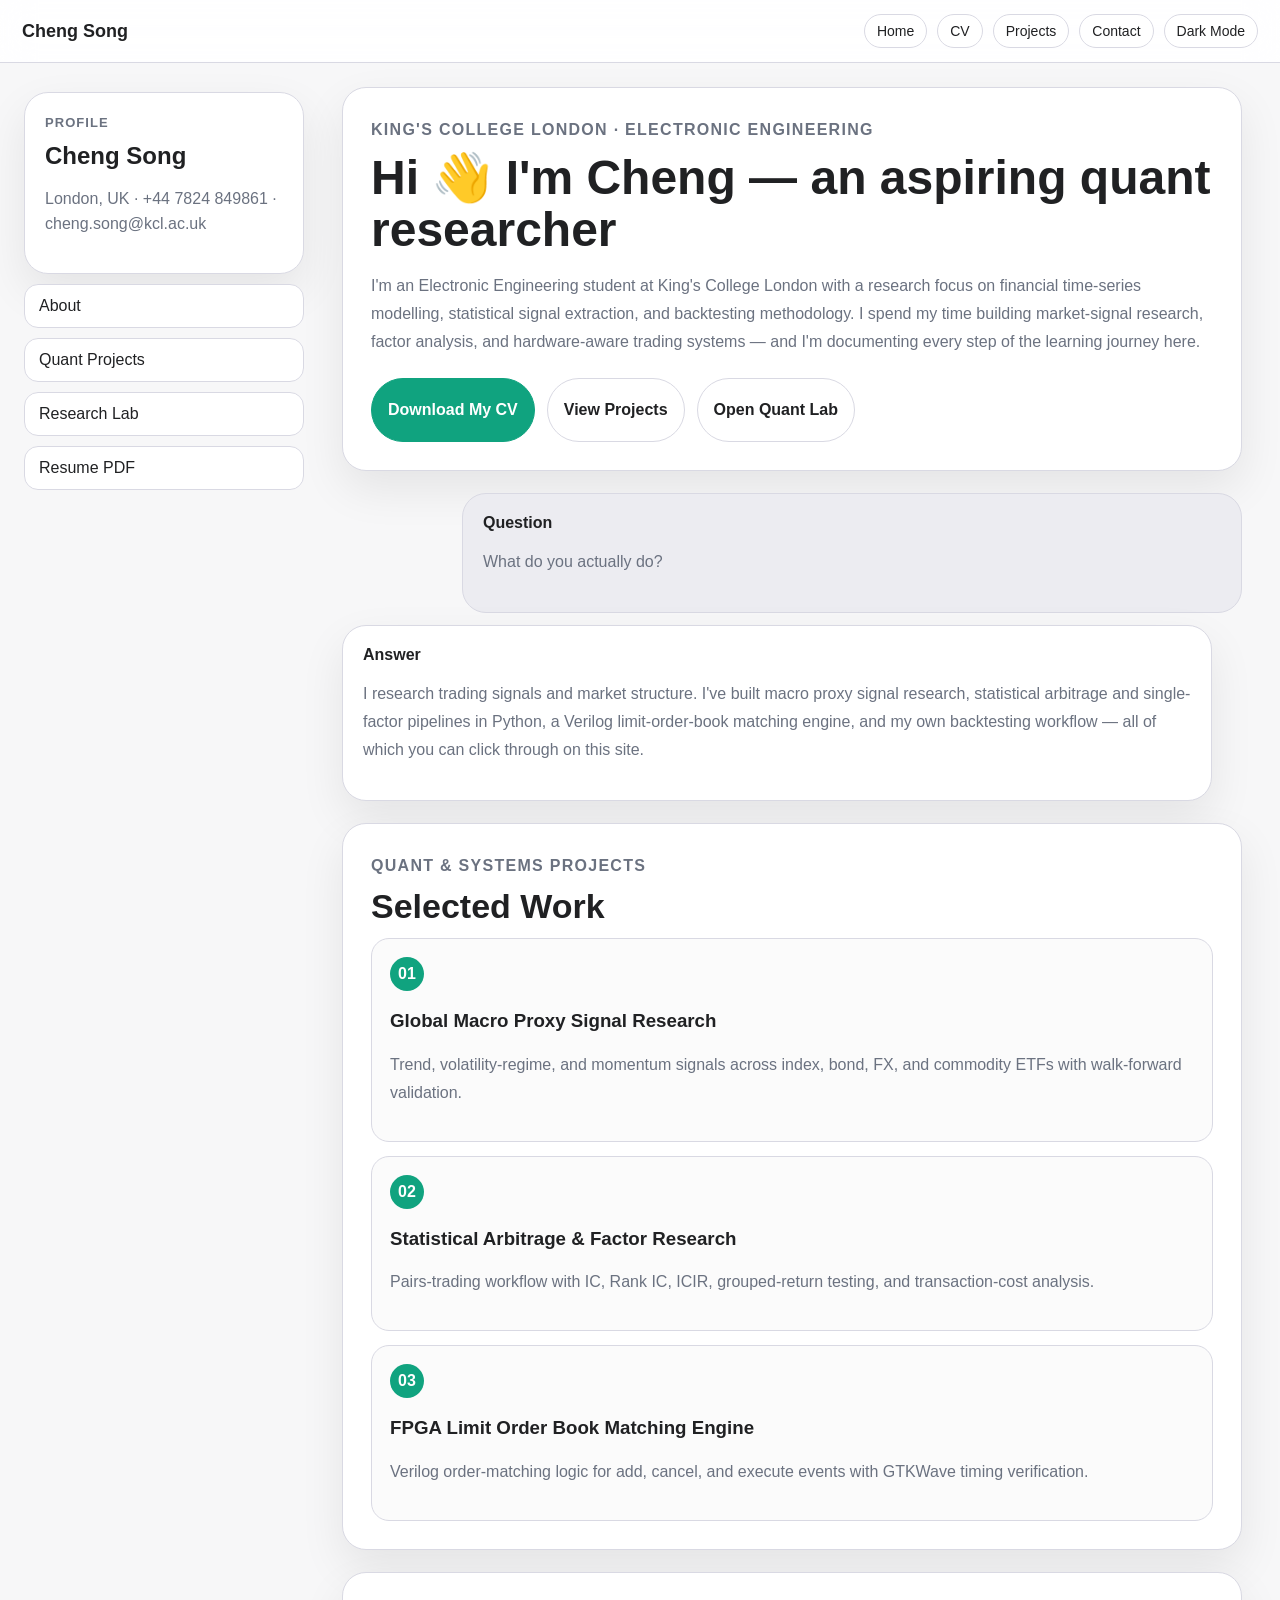
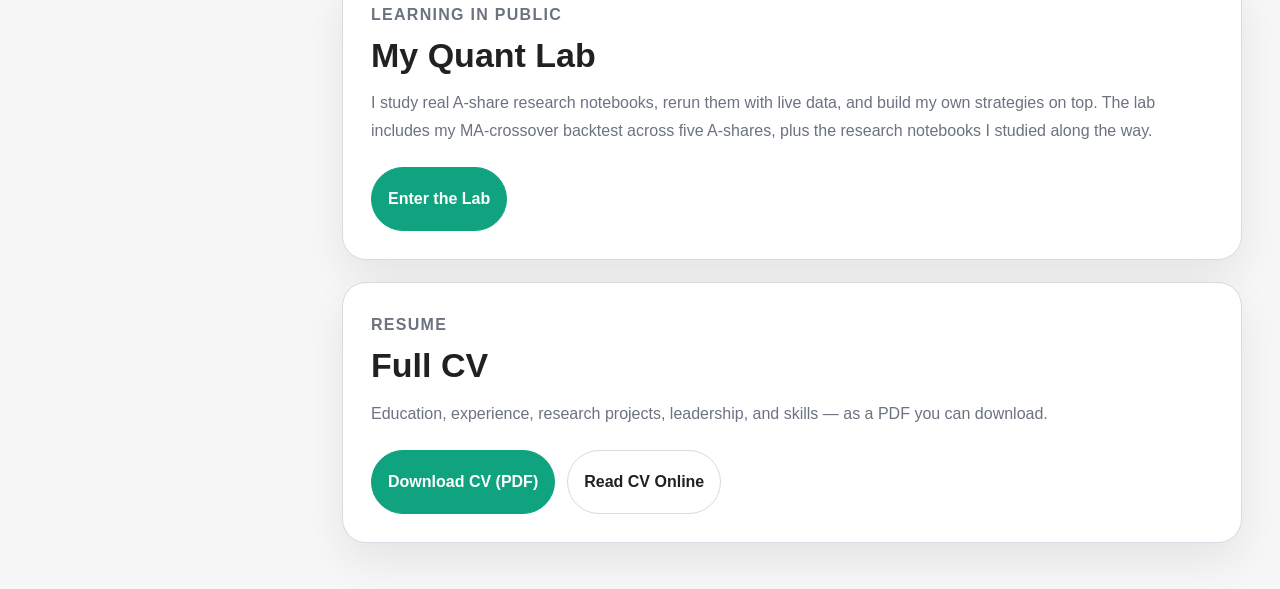
<file: index.html>
<!DOCTYPE html>
<html lang="en">
<head>
  <meta charset="UTF-8">
  <meta name="viewport" content="width=device-width, initial-scale=1.0">
  <title>Cheng Song | Quant & Electronic Engineering</title>
  <link rel="stylesheet" href="style.css">
</head>

<body class="chatgpt-page">
  <nav class="cg-navbar">
    <a class="cg-logo" href="index.html">Cheng Song</a>

    <div class="cg-nav-links">
      <a href="index.html">Home</a>
      <a href="cv.html">CV</a>
      <a href="projects.html">Projects</a>
      <a href="contact.html">Contact</a>
      <button onclick="toggleDarkMode()" class="cg-ghost-btn">Dark Mode</button>
    </div>
  </nav>

  <main class="cg-shell">
    <aside class="cg-sidebar">
      <div class="cg-sidebar-card">
        <p class="cg-label">Profile</p>
        <h2>Cheng Song</h2>
        <p>London, UK · +44 7824 849861 · cheng.song@kcl.ac.uk</p>
      </div>

      <a href="#about" class="cg-side-link">About</a>
      <a href="#projects" class="cg-side-link">Quant Projects</a>
      <a href="#lab" class="cg-side-link">Research Lab</a>
      <a href="#resume" class="cg-side-link">Resume PDF</a>
    </aside>

    <section class="cg-content">
      <section id="about" class="cg-hero-card">
        <p class="cg-label">King's College London · Electronic Engineering</p>
        <h1>Hi 👋 I'm Cheng — an aspiring quant researcher</h1>
        <p>
          I'm an Electronic Engineering student at King's College London with a research
          focus on financial time-series modelling, statistical signal extraction, and
          backtesting methodology. I spend my time building market-signal research,
          factor analysis, and hardware-aware trading systems — and I'm documenting
          every step of the learning journey here.
        </p>

        <div class="cg-actions">
          <a href="files/Cheng_Song_CV.pdf" target="_blank" class="cg-primary-btn">Download My CV</a>
          <a href="projects.html" class="cg-secondary-btn">View Projects</a>
          <a href="quant-lab.html" class="cg-secondary-btn">Open Quant Lab</a>
        </div>
      </section>

      <section class="cg-chat-block">
        <div class="cg-message cg-user">
          <strong>Question</strong>
          <p>What do you actually do?</p>
        </div>

        <div class="cg-message cg-assistant">
          <strong>Answer</strong>
          <p>
            I research trading signals and market structure. I've built macro proxy
            signal research, statistical arbitrage and single-factor pipelines in
            Python, a Verilog limit-order-book matching engine, and my own backtesting
            workflow — all of which you can click through on this site.
          </p>
        </div>
      </section>

      <section id="projects" class="cg-project-card">
        <p class="cg-label">Quant & Systems Projects</p>
        <h2>Selected Work</h2>

        <div class="cg-timeline">
          <div>
            <span>01</span>
            <h3>Global Macro Proxy Signal Research</h3>
            <p>Trend, volatility-regime, and momentum signals across index, bond, FX, and commodity ETFs with walk-forward validation.</p>
          </div>

          <div>
            <span>02</span>
            <h3>Statistical Arbitrage & Factor Research</h3>
            <p>Pairs-trading workflow with IC, Rank IC, ICIR, grouped-return testing, and transaction-cost analysis.</p>
          </div>

          <div>
            <span>03</span>
            <h3>FPGA Limit Order Book Matching Engine</h3>
            <p>Verilog order-matching logic for add, cancel, and execute events with GTKWave timing verification.</p>
          </div>
        </div>
      </section>

      <section id="lab" class="cg-project-card">
        <p class="cg-label">Learning In Public</p>
        <h2>My Quant Lab</h2>
        <p>
          I study real A-share research notebooks, rerun them with live data, and build
          my own strategies on top. The lab includes my MA-crossover backtest across
          five A-shares, plus the research notebooks I studied along the way.
        </p>
        <div class="cg-actions">
          <a href="quant-lab.html" class="cg-primary-btn">Enter the Lab</a>
        </div>
      </section>

      <section id="resume" class="cg-project-card">
        <p class="cg-label">Resume</p>
        <h2>Full CV</h2>
        <p>
          Education, experience, research projects, leadership, and skills — as a PDF
          you can download.
        </p>
        <div class="cg-actions">
          <a href="files/Cheng_Song_CV.pdf" target="_blank" class="cg-primary-btn">Download CV (PDF)</a>
          <a href="cv.html" class="cg-secondary-btn">Read CV Online</a>
        </div>
      </section>
    </section>
  </main>

  <button id="backToTop" onclick="scrollToTop()">Top</button>

  <script src="script.js"></script>
</body>
</html>
</file>
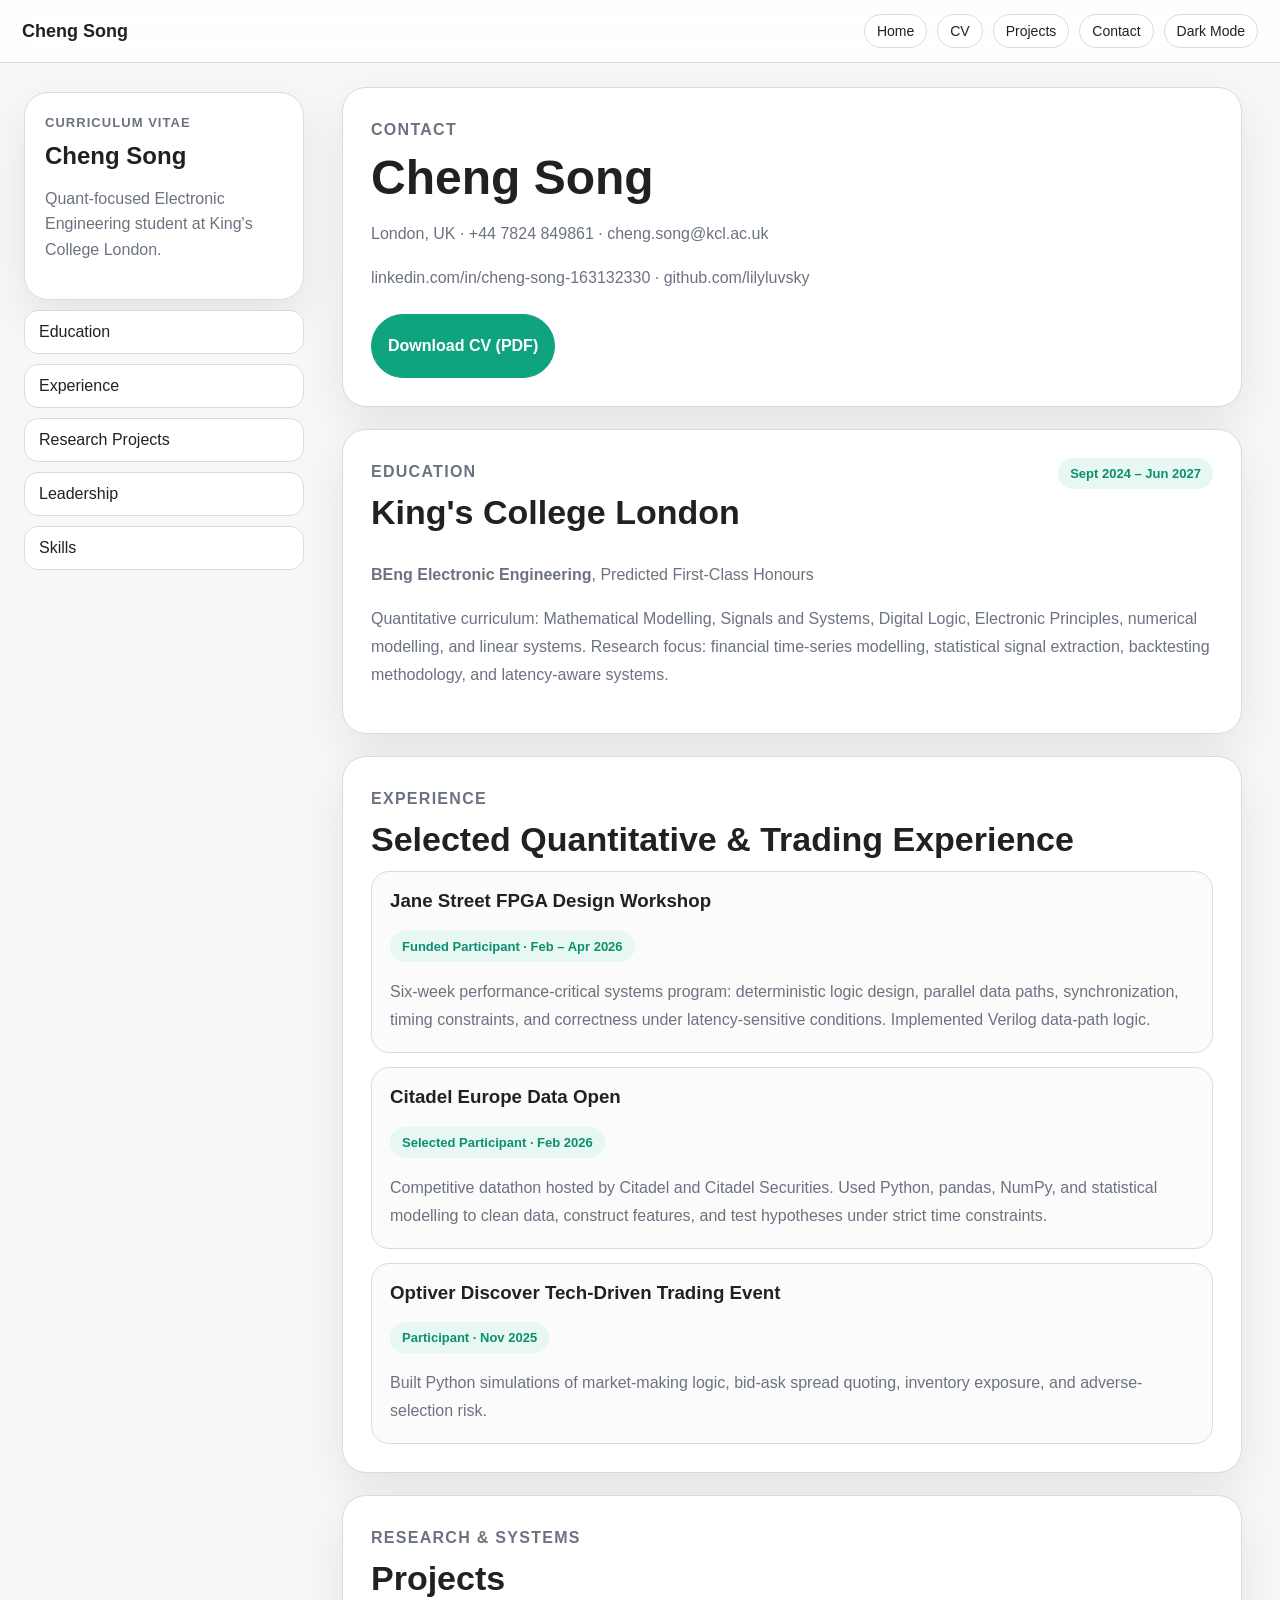
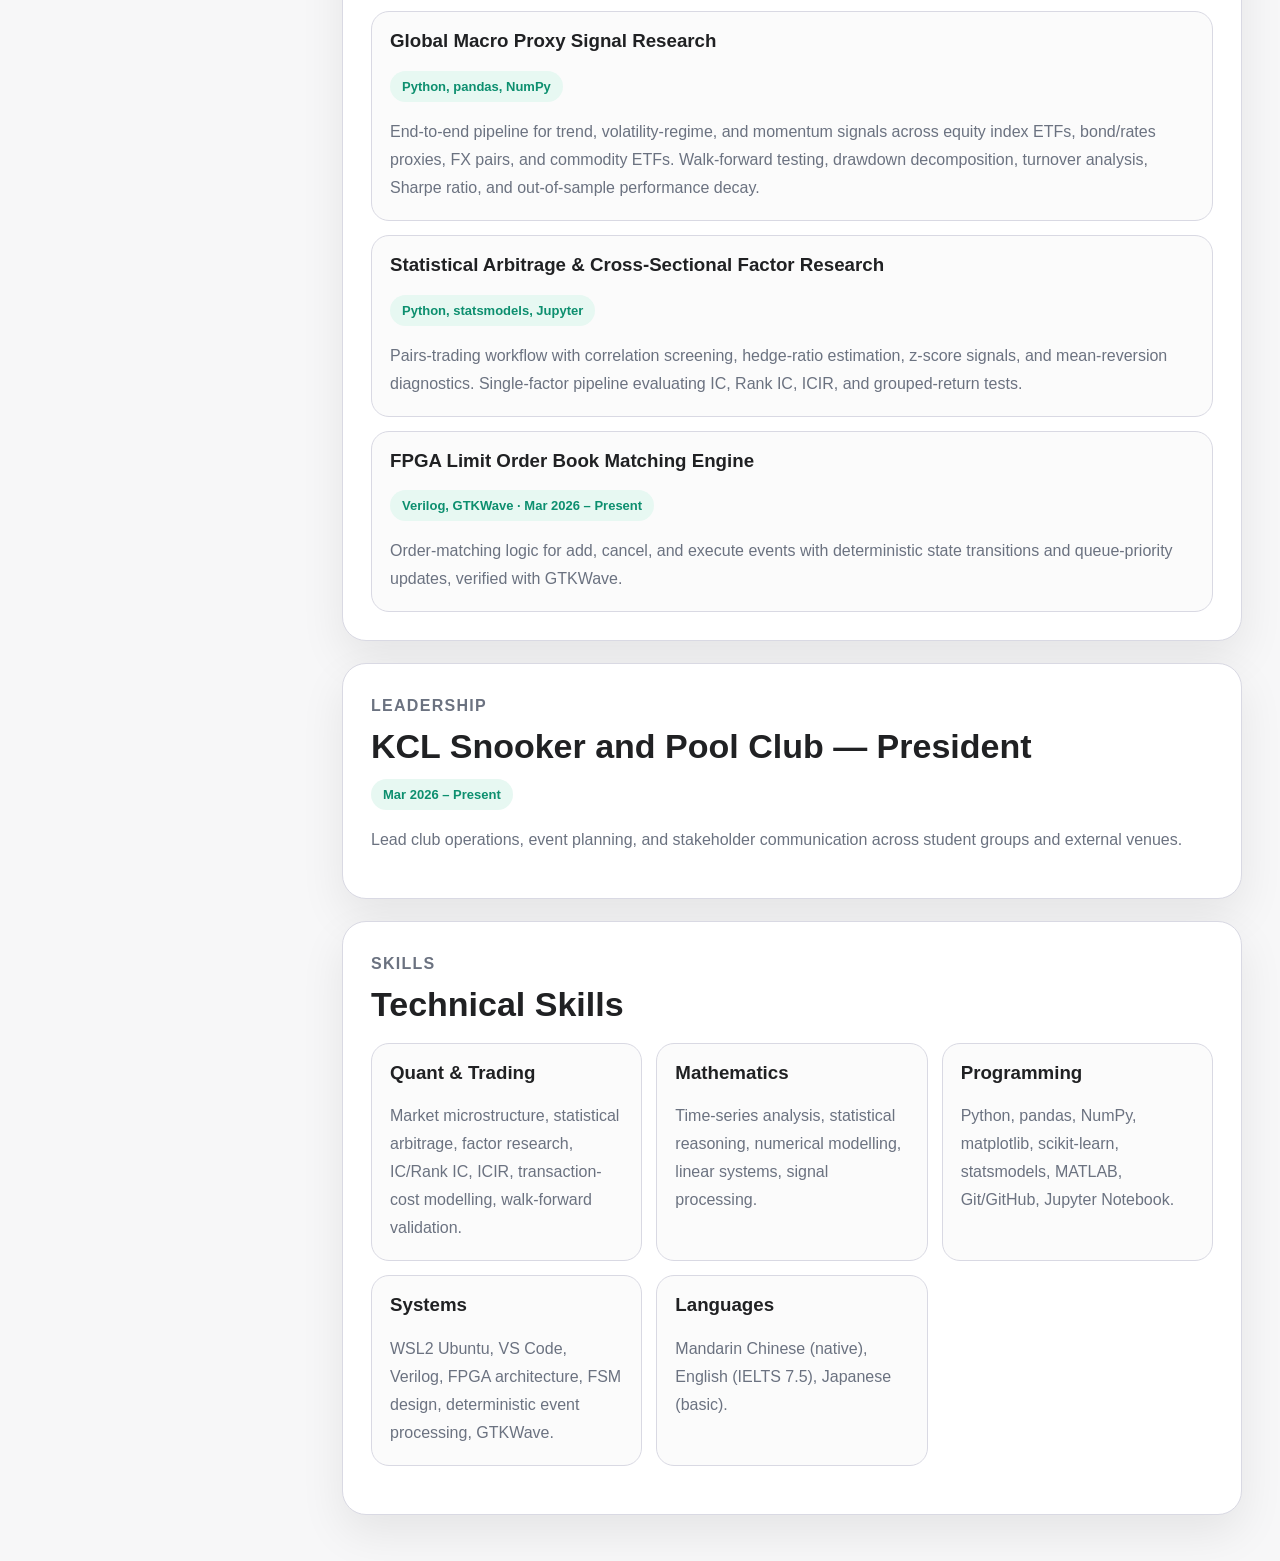
<file: about.html>
<!DOCTYPE html>
<html lang="en">
<head>
  <meta charset="UTF-8">
  <meta name="viewport" content="width=device-width, initial-scale=1.0">
  <title>CV | Cheng Song</title>
  <link rel="stylesheet" href="style.css">
</head>

<body class="chatgpt-page">
  <nav class="cg-navbar">
    <a class="cg-logo" href="index.html">Cheng Song</a>

    <div class="cg-nav-links">
      <a href="index.html">Home</a>
      <a href="about.html">CV</a>
      <a href="projects.html">Projects</a>
      <a href="contact.html">Contact</a>
      <button onclick="toggleDarkMode()" class="cg-ghost-btn">Dark Mode</button>
    </div>
  </nav>

  <main class="cg-shell">
    <aside class="cg-sidebar">
      <div class="cg-sidebar-card">
        <p class="cg-label">Curriculum Vitae</p>
        <h2>Cheng Song</h2>
        <p>Quant-focused Electronic Engineering student at King's College London.</p>
      </div>

      <a href="#education" class="cg-side-link">Education</a>
      <a href="#experience" class="cg-side-link">Experience</a>
      <a href="#research" class="cg-side-link">Research Projects</a>
      <a href="#leadership" class="cg-side-link">Leadership</a>
      <a href="#skills" class="cg-side-link">Skills</a>
    </aside>

    <section class="cg-content">
      <section id="education" class="cg-hero-card">
        <p class="cg-label">Contact</p>
        <h1>Cheng Song</h1>
        <p>London, UK · +44 7824 849861 · cheng.song@kcl.ac.uk</p>
        <p>
          linkedin.com/in/cheng-song-163132330 · github.com/lilyluvsky
        </p>
        <div class="cg-actions">
          <a href="files/Cheng_Song_CV.pdf" target="_blank" class="cg-primary-btn">Download CV (PDF)</a>
        </div>
      </section>

      <section class="cg-project-card">
        <div class="cg-project-header">
          <div>
            <p class="cg-label">Education</p>
            <h2>King's College London</h2>
          </div>
          <span class="cg-pill">Sept 2024 – Jun 2027</span>
        </div>
        <p><strong>BEng Electronic Engineering</strong>, Predicted First-Class Honours</p>
        <p>
          Quantitative curriculum: Mathematical Modelling, Signals and Systems, Digital
          Logic, Electronic Principles, numerical modelling, and linear systems.
          Research focus: financial time-series modelling, statistical signal extraction,
          backtesting methodology, and latency-aware systems.
        </p>
      </section>

      <section id="experience" class="cg-project-card">
        <p class="cg-label">Experience</p>
        <h2>Selected Quantitative & Trading Experience</h2>

        <div class="cg-mini-card" style="margin-bottom: 14px;">
          <h3>Jane Street FPGA Design Workshop</h3>
          <span class="cg-pill">Funded Participant · Feb – Apr 2026</span>
          <p>
            Six-week performance-critical systems program: deterministic logic design,
            parallel data paths, synchronization, timing constraints, and correctness
            under latency-sensitive conditions. Implemented Verilog data-path logic.
          </p>
        </div>

        <div class="cg-mini-card" style="margin-bottom: 14px;">
          <h3>Citadel Europe Data Open</h3>
          <span class="cg-pill">Selected Participant · Feb 2026</span>
          <p>
            Competitive datathon hosted by Citadel and Citadel Securities. Used Python,
            pandas, NumPy, and statistical modelling to clean data, construct features,
            and test hypotheses under strict time constraints.
          </p>
        </div>

        <div class="cg-mini-card">
          <h3>Optiver Discover Tech-Driven Trading Event</h3>
          <span class="cg-pill">Participant · Nov 2025</span>
          <p>
            Built Python simulations of market-making logic, bid-ask spread quoting,
            inventory exposure, and adverse-selection risk.
          </p>
        </div>
      </section>

      <section id="research" class="cg-project-card">
        <p class="cg-label">Research & Systems</p>
        <h2>Projects</h2>

        <div class="cg-mini-card" style="margin-bottom: 14px;">
          <h3>Global Macro Proxy Signal Research</h3>
          <span class="cg-pill">Python, pandas, NumPy</span>
          <p>
            End-to-end pipeline for trend, volatility-regime, and momentum signals
            across equity index ETFs, bond/rates proxies, FX pairs, and commodity ETFs.
            Walk-forward testing, drawdown decomposition, turnover analysis, Sharpe
            ratio, and out-of-sample performance decay.
          </p>
        </div>

        <div class="cg-mini-card" style="margin-bottom: 14px;">
          <h3>Statistical Arbitrage & Cross-Sectional Factor Research</h3>
          <span class="cg-pill">Python, statsmodels, Jupyter</span>
          <p>
            Pairs-trading workflow with correlation screening, hedge-ratio estimation,
            z-score signals, and mean-reversion diagnostics. Single-factor pipeline
            evaluating IC, Rank IC, ICIR, and grouped-return tests.
          </p>
        </div>

        <div class="cg-mini-card">
          <h3>FPGA Limit Order Book Matching Engine</h3>
          <span class="cg-pill">Verilog, GTKWave · Mar 2026 – Present</span>
          <p>
            Order-matching logic for add, cancel, and execute events with deterministic
            state transitions and queue-priority updates, verified with GTKWave.
          </p>
        </div>
      </section>

      <section id="leadership" class="cg-project-card">
        <p class="cg-label">Leadership</p>
        <h2>KCL Snooker and Pool Club — President</h2>
        <span class="cg-pill">Mar 2026 – Present</span>
        <p>
          Lead club operations, event planning, and stakeholder communication across
          student groups and external venues.
        </p>
      </section>

      <section id="skills" class="cg-project-card">
        <p class="cg-label">Skills</p>
        <h2>Technical Skills</h2>

        <div class="cg-grid">
          <div class="cg-mini-card">
            <h3>Quant & Trading</h3>
            <p>Market microstructure, statistical arbitrage, factor research, IC/Rank IC, ICIR, transaction-cost modelling, walk-forward validation.</p>
          </div>

          <div class="cg-mini-card">
            <h3>Mathematics</h3>
            <p>Time-series analysis, statistical reasoning, numerical modelling, linear systems, signal processing.</p>
          </div>

          <div class="cg-mini-card">
            <h3>Programming</h3>
            <p>Python, pandas, NumPy, matplotlib, scikit-learn, statsmodels, MATLAB, Git/GitHub, Jupyter Notebook.</p>
          </div>

          <div class="cg-mini-card">
            <h3>Systems</h3>
            <p>WSL2 Ubuntu, VS Code, Verilog, FPGA architecture, FSM design, deterministic event processing, GTKWave.</p>
          </div>

          <div class="cg-mini-card">
            <h3>Languages</h3>
            <p>Mandarin Chinese (native), English (IELTS 7.5), Japanese (basic).</p>
          </div>
        </div>
      </section>
    </section>
  </main>

  <button id="backToTop" onclick="scrollToTop()">Top</button>

  <script src="script.js"></script>
</body>
</html>
</file>
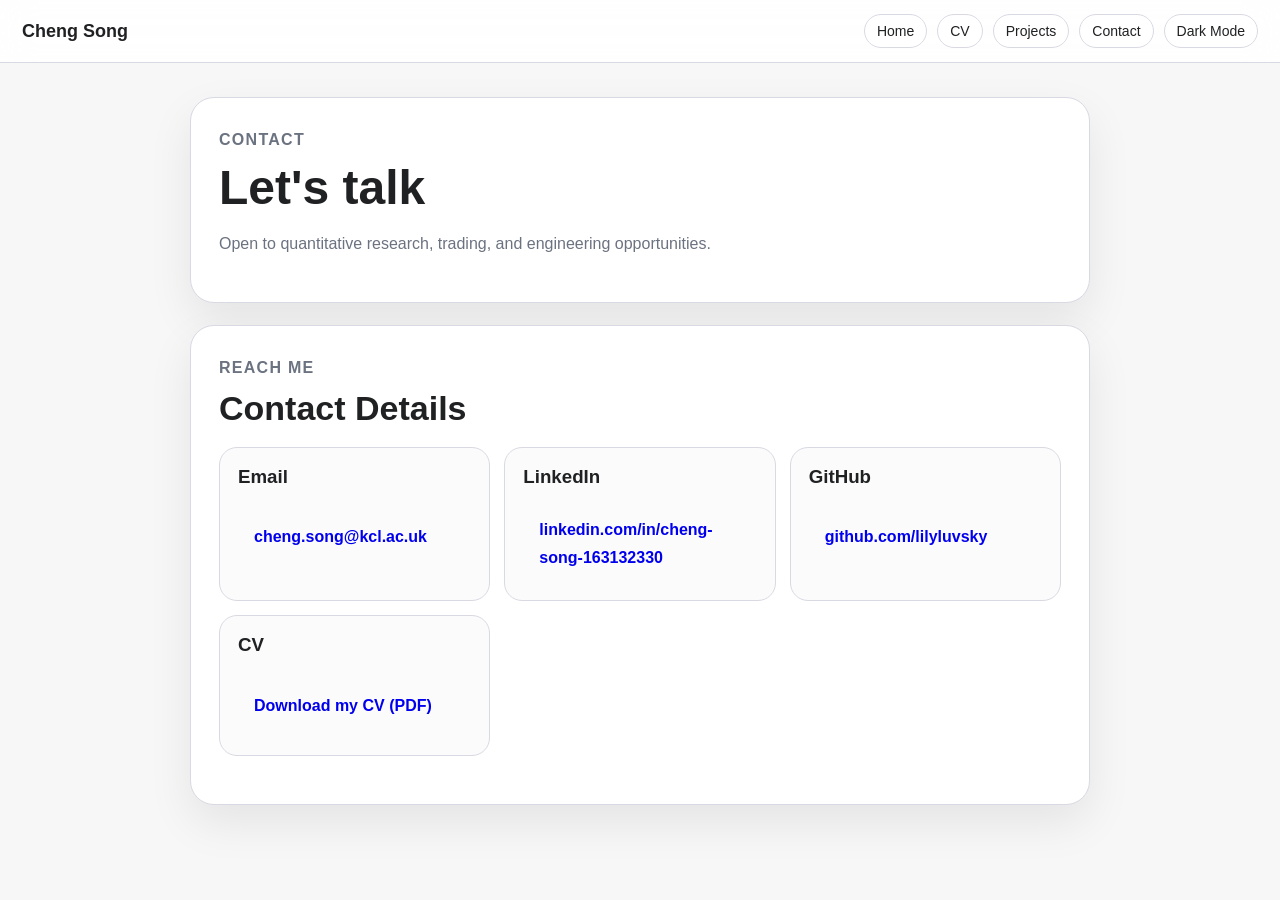
<file: contact.html>
<!DOCTYPE html>
<html lang="en">
<head>
  <meta charset="UTF-8">
  <meta name="viewport" content="width=device-width, initial-scale=1.0">
  <title>Contact | Cheng Song</title>
  <link rel="stylesheet" href="style.css">
</head>

<body class="chatgpt-page">
  <nav class="cg-navbar">
    <a class="cg-logo" href="index.html">Cheng Song</a>

    <div class="cg-nav-links">
      <a href="index.html">Home</a>
      <a href="about.html">CV</a>
      <a href="projects.html">Projects</a>
      <a href="contact.html">Contact</a>
      <button onclick="toggleDarkMode()" class="cg-ghost-btn">Dark Mode</button>
    </div>
  </nav>

  <main class="cg-content cg-single-page">
    <section class="cg-hero-card">
      <p class="cg-label">Contact</p>
      <h1>Let's talk</h1>
      <p>Open to quantitative research, trading, and engineering opportunities.</p>
    </section>

    <section class="cg-project-card">
      <p class="cg-label">Reach Me</p>
      <h2>Contact Details</h2>

      <div class="cg-grid">
        <div class="cg-mini-card">
          <h3>Email</h3>
          <p>
            <a href="mailto:cheng.song@kcl.ac.uk" class="cg-text-link">cheng.song@kcl.ac.uk</a>
          </p>
        </div>

        <div class="cg-mini-card">
          <h3>LinkedIn</h3>
          <p>
            <a href="https://www.linkedin.com/in/cheng-song-163132330" target="_blank" class="cg-text-link">linkedin.com/in/cheng-song-163132330</a>
          </p>
        </div>

        <div class="cg-mini-card">
          <h3>GitHub</h3>
          <p>
            <a href="https://github.com/lilyluvsky" target="_blank" class="cg-text-link">github.com/lilyluvsky</a>
          </p>
        </div>

        <div class="cg-mini-card">
          <h3>CV</h3>
          <p>
            <a href="files/Cheng_Song_CV.pdf" target="_blank" class="cg-text-link">Download my CV (PDF)</a>
          </p>
        </div>
      </div>
    </section>
  </main>

  <button id="backToTop" onclick="scrollToTop()">Top</button>

  <script src="script.js"></script>
</body>
</html>
</file>
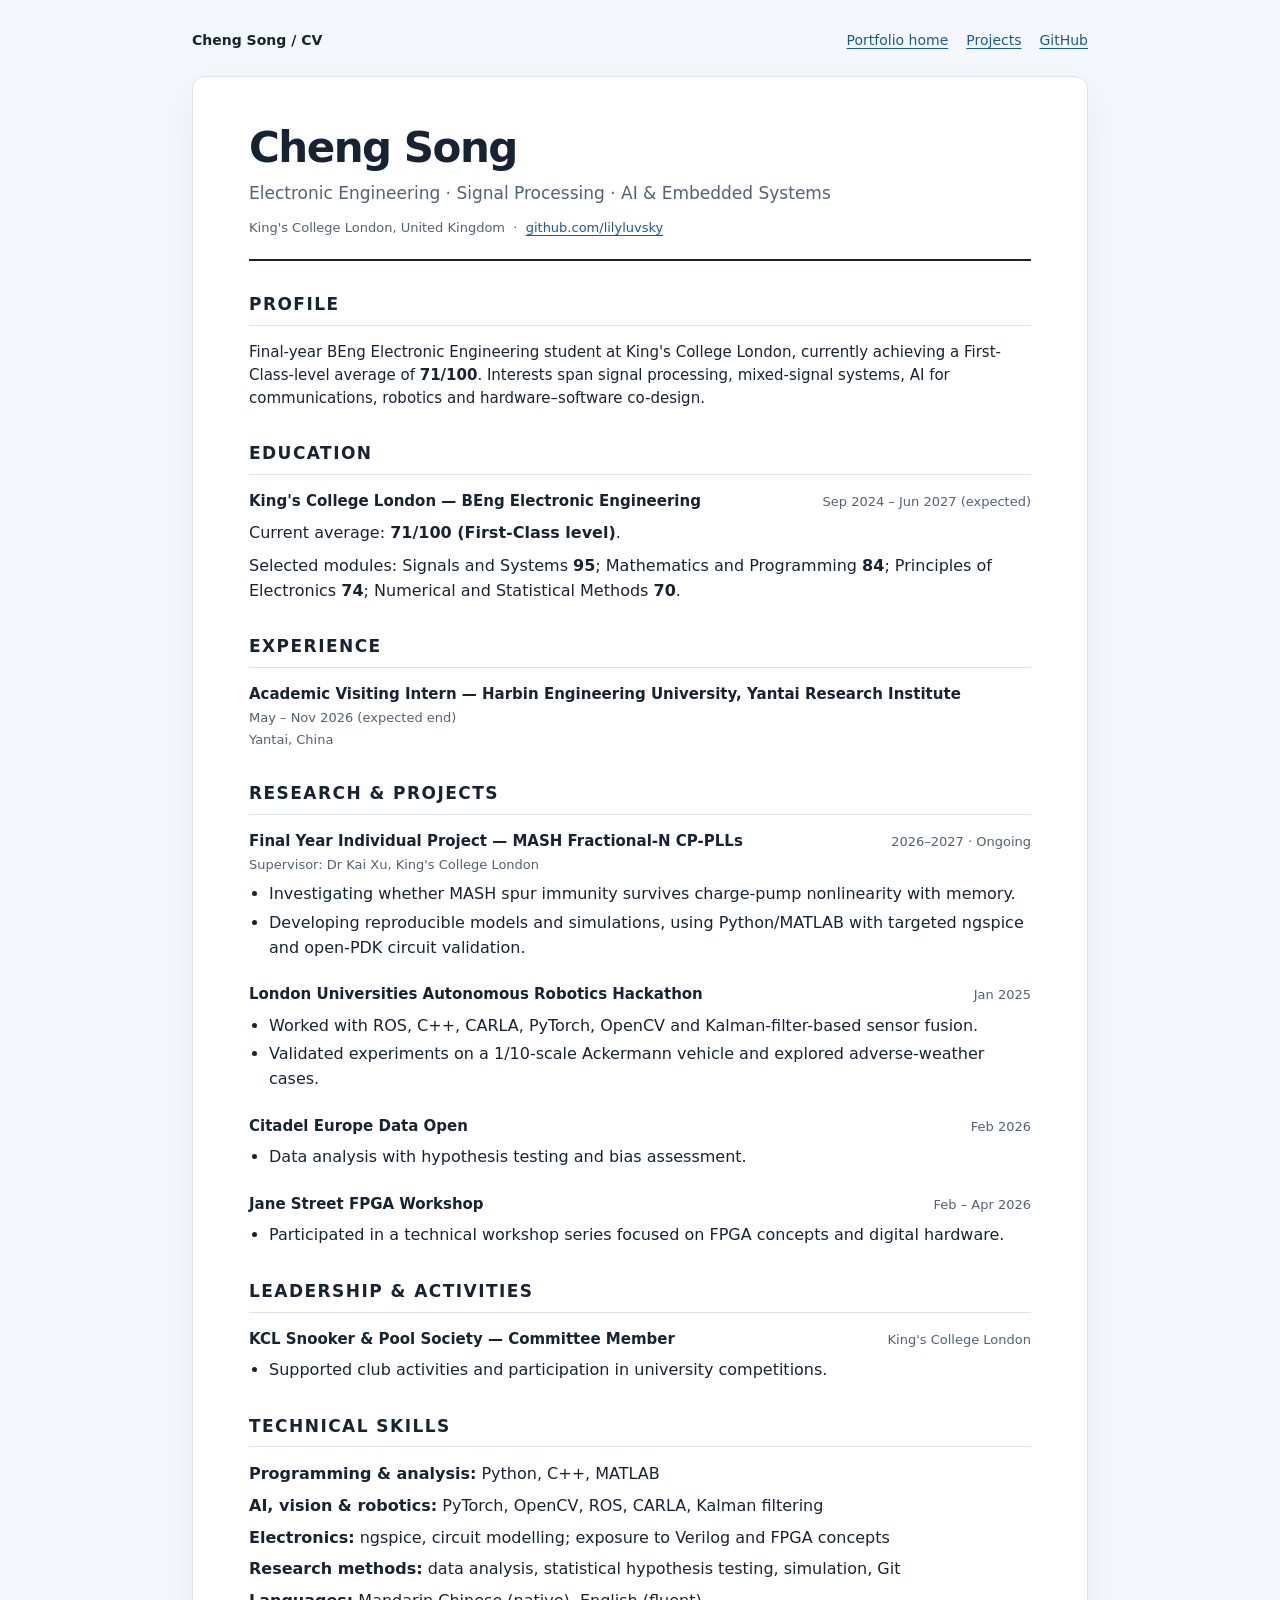
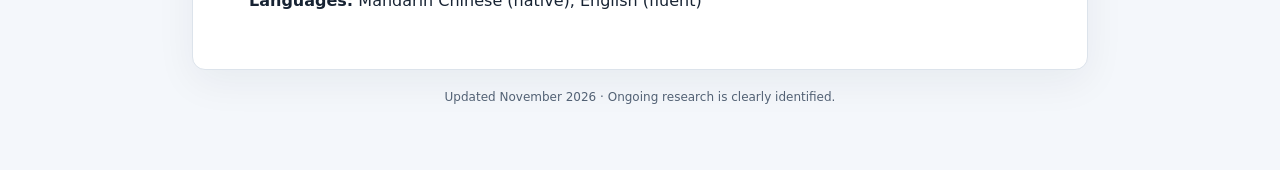
<file: cv.html>
<!DOCTYPE html>
<html lang="en">
<head>
  <meta charset="utf-8">
  <meta name="viewport" content="width=device-width, initial-scale=1">
  <meta name="description" content="Cheng Song — Electronic Engineering undergraduate at King's College London. Research, experience, projects and technical skills.">
  <title>Cheng Song | Curriculum Vitae</title>
  <style>
    :root { color-scheme: light; --ink:#172333; --muted:#526174; --line:#dce3eb; --accent:#175d8f; --wash:#f4f7fb; }
    * { box-sizing:border-box; }
    html { scroll-behavior:smooth; }
    body { margin:0; background:var(--wash); color:var(--ink); font-family:system-ui,-apple-system,"Segoe UI",Roboto,Arial,sans-serif; line-height:1.55; }
    a { color:var(--accent); text-underline-offset:3px; }
    .shell { max-width:940px; margin:0 auto; padding:30px 22px 64px; }
    .nav { display:flex; flex-wrap:wrap; justify-content:space-between; gap:14px; align-items:center; margin-bottom:24px; font-size:14px; }
    .nav-links { display:flex; flex-wrap:wrap; gap:18px; }
    .paper { background:white; border:1px solid var(--line); box-shadow:0 12px 40px rgba(15,34,56,.06); border-radius:13px; padding:48px 56px; }
    header { border-bottom:2px solid var(--ink); padding-bottom:21px; margin-bottom:30px; }
    h1 { font-size:42px; letter-spacing:-1.5px; line-height:1.1; margin:0 0 9px; }
    .subtitle { color:var(--muted); margin:0 0 12px; font-size:17px; }
    .contact { color:var(--muted); font-size:13px; }
    h2 { margin:30px 0 15px; border-bottom:1px solid var(--line); padding-bottom:7px; font-size:17px; text-transform:uppercase; letter-spacing:1.45px; }
    h3 { font-size:15px; margin:0; font-weight:700; }
    .entry { margin-bottom:23px; }
    .entry-head { display:flex; align-items:baseline; justify-content:space-between; flex-wrap:wrap; gap:2px 14px; }
    .date { font-size:13px; color:var(--muted); white-space:nowrap; }
    .subline { margin:2px 0 6px; color:var(--muted); font-size:13px; }
    p { margin:8px 0; }
    ul { margin:7px 0 0; padding-left:20px; }
    li { margin:4px 0; }
    .overview { font-size:15px; }
    .skill { margin:7px 0; }
    footer { text-align:center; font-size:12px; color:var(--muted); margin-top:18px; }
    @media (max-width:650px) {
      .shell { padding:16px 12px 32px; }
      .paper { padding:28px 23px; }
      h1 { font-size:34px; }
      .date { white-space:normal; }
    }
    @media print {
      @page { size:A4; margin:13mm; }
      body { background:white; font-size:10pt; }
      .shell { max-width:none; margin:0; padding:0; }
      .nav,footer { display:none; }
      .paper { padding:0; border:0; box-shadow:none; }
      header { margin-bottom:13px; padding-bottom:10px; }
      h1 { font-size:26pt; }
      h2 { margin:14px 0 8px; font-size:11pt; }
      .entry { margin-bottom:11px; break-inside:avoid; }
      .overview, .subtitle { font-size:10pt; }
      li { margin:2px 0; }
      a { color:inherit; text-decoration:none; }
    }
  </style>
</head>
<body>
  <div class="shell">
    <nav class="nav" aria-label="Portfolio navigation">
      <strong>Cheng Song / CV</strong>
      <div class="nav-links"><a href="index.html">Portfolio home</a><a href="projects.html">Projects</a><a href="https://github.com/lilyluvsky">GitHub</a></div>
    </nav>
    <main class="paper">
      <header>
        <h1>Cheng Song</h1>
        <p class="subtitle">Electronic Engineering · Signal Processing · AI &amp; Embedded Systems</p>
        <div class="contact">King's College London, United Kingdom &nbsp;·&nbsp; <a href="https://github.com/lilyluvsky">github.com/lilyluvsky</a></div>
      </header>

      <section aria-labelledby="profile"><h2 id="profile">Profile</h2>
        <p class="overview">Final-year BEng Electronic Engineering student at King's College London, currently achieving a First-Class-level average of <strong>71/100</strong>. Interests span signal processing, mixed-signal systems, AI for communications, robotics and hardware–software co-design.</p>
      </section>

      <section aria-labelledby="education"><h2 id="education">Education</h2>
        <div class="entry">
          <div class="entry-head"><h3>King's College London — BEng Electronic Engineering</h3><span class="date">Sep 2024 – Jun 2027 (expected)</span></div>
          <p>Current average: <strong>71/100 (First-Class level)</strong>.</p>
          <p>Selected modules: Signals and Systems <strong>95</strong>; Mathematics and Programming <strong>84</strong>; Principles of Electronics <strong>74</strong>; Numerical and Statistical Methods <strong>70</strong>.</p>
        </div>
      </section>

      <section aria-labelledby="experience"><h2 id="experience">Experience</h2>
        <div class="entry">
          <div class="entry-head"><h3>Academic Visiting Intern — Harbin Engineering University, Yantai Research Institute</h3><span class="date">May – Nov 2026 (expected end)</span></div>
          <p class="subline">Yantai, China</p>
        </div>
      </section>

      <section aria-labelledby="research"><h2 id="research">Research &amp; Projects</h2>
        <div class="entry">
          <div class="entry-head"><h3>Final Year Individual Project — MASH Fractional-N CP-PLLs</h3><span class="date">2026–2027 · Ongoing</span></div>
          <p class="subline">Supervisor: Dr Kai Xu, King's College London</p>
          <ul>
            <li>Investigating whether MASH spur immunity survives charge-pump nonlinearity with memory.</li>
            <li>Developing reproducible models and simulations, using Python/MATLAB with targeted ngspice and open-PDK circuit validation.</li>
          </ul>
        </div>
        <div class="entry">
          <div class="entry-head"><h3>London Universities Autonomous Robotics Hackathon</h3><span class="date">Jan 2025</span></div>
          <ul>
            <li>Worked with ROS, C++, CARLA, PyTorch, OpenCV and Kalman-filter-based sensor fusion.</li>
            <li>Validated experiments on a 1/10-scale Ackermann vehicle and explored adverse-weather cases.</li>
          </ul>
        </div>
        <div class="entry">
          <div class="entry-head"><h3>Citadel Europe Data Open</h3><span class="date">Feb 2026</span></div>
          <ul><li>Data analysis with hypothesis testing and bias assessment.</li></ul>
        </div>
        <div class="entry">
          <div class="entry-head"><h3>Jane Street FPGA Workshop</h3><span class="date">Feb – Apr 2026</span></div>
          <ul><li>Participated in a technical workshop series focused on FPGA concepts and digital hardware.</li></ul>
        </div>
      </section>

      <section aria-labelledby="activities"><h2 id="activities">Leadership &amp; Activities</h2>
        <div class="entry"><div class="entry-head"><h3>KCL Snooker &amp; Pool Society — Committee Member</h3><span class="date">King's College London</span></div><ul><li>Supported club activities and participation in university competitions.</li></ul></div>
      </section>

      <section aria-labelledby="skills"><h2 id="skills">Technical Skills</h2>
        <p class="skill"><strong>Programming &amp; analysis:</strong> Python, C++, MATLAB</p>
        <p class="skill"><strong>AI, vision &amp; robotics:</strong> PyTorch, OpenCV, ROS, CARLA, Kalman filtering</p>
        <p class="skill"><strong>Electronics:</strong> ngspice, circuit modelling; exposure to Verilog and FPGA concepts</p>
        <p class="skill"><strong>Research methods:</strong> data analysis, statistical hypothesis testing, simulation, Git</p>
        <p class="skill"><strong>Languages:</strong> Mandarin Chinese (native), English (fluent)</p>
      </section>
    </main>
    <footer>Updated November 2026 · Ongoing research is clearly identified.</footer>
  </div>
</body>
</html>
</file>
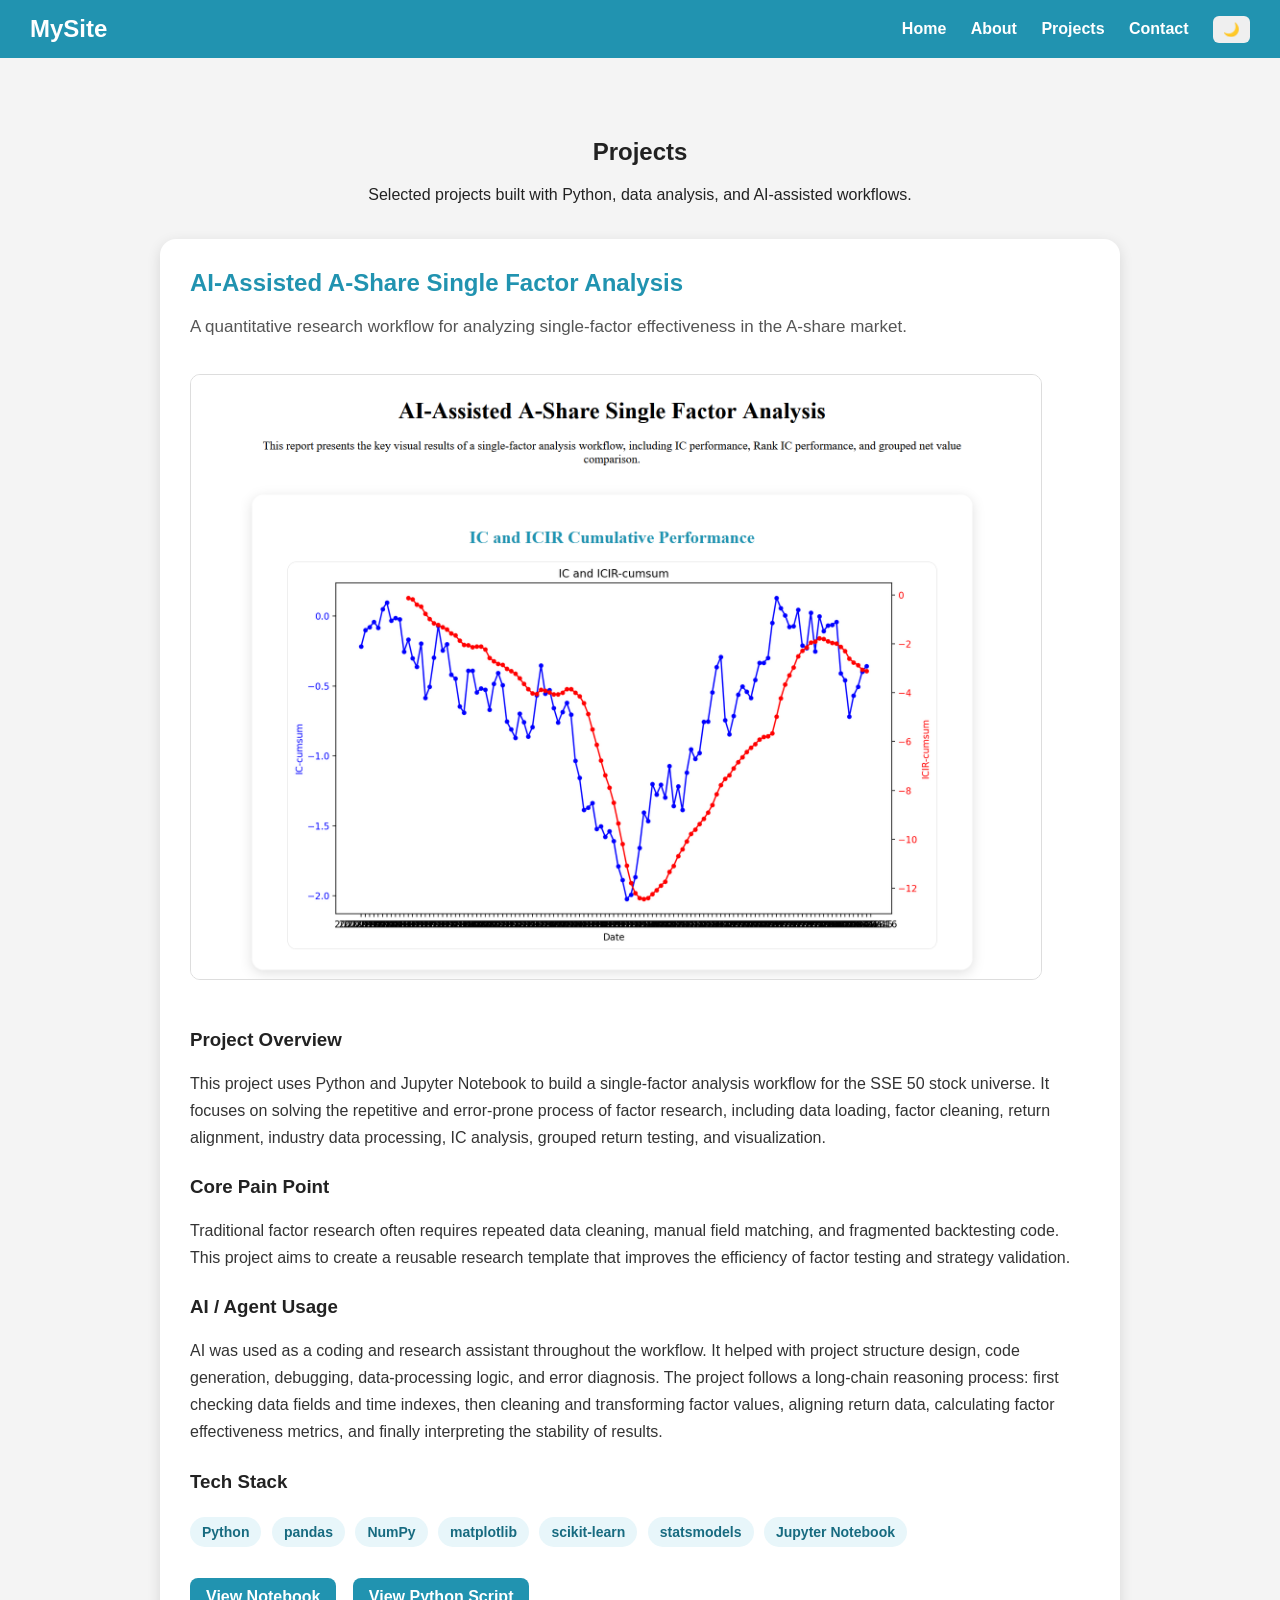
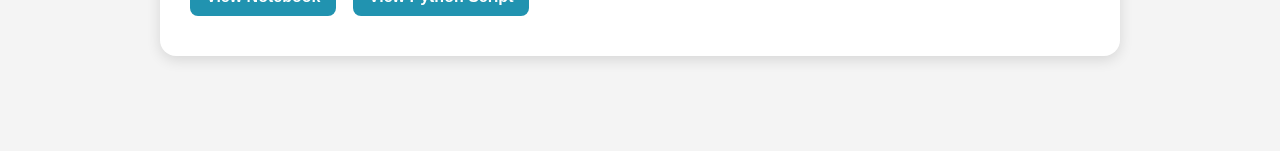
<file: project.html>
<!DOCTYPE html>
<html lang="en">
<head>
  <meta charset="UTF-8">
  <title>Projects | My Website</title>
  <link rel="stylesheet" href="style.css">
</head>

<body>

  <nav class="navbar">
    <h2>MySite</h2>
    <div>
      <a href="index.html">Home</a>
      <a href="about.html">About</a>
      <a href="projects.html">Projects</a>
      <a href="contact.html">Contact</a>
      <button onclick="toggleDarkMode()">🌙</button>
    </div>
  </nav>

  <section class="page">
    <h1>Projects</h1>
    <p>Selected projects built with Python, data analysis, and AI-assisted workflows.</p>

    <div class="project-card">
      <h2>AI-Assisted A-Share Single Factor Analysis</h2>

      <p class="project-subtitle">
        A quantitative research workflow for analyzing single-factor effectiveness in the A-share market.
      </p>

      <img 
        src="images/single-factor-analysis.png" 
        alt="JupyterLab screenshot of single factor analysis project" 
        class="project-image"
      >

      <div class="project-content">
        <h3>Project Overview</h3>
        <p>
          This project uses Python and Jupyter Notebook to build a single-factor analysis workflow for the SSE 50 stock universe.
          It focuses on solving the repetitive and error-prone process of factor research, including data loading, factor cleaning,
          return alignment, industry data processing, IC analysis, grouped return testing, and visualization.
        </p>

        <h3>Core Pain Point</h3>
        <p>
          Traditional factor research often requires repeated data cleaning, manual field matching, and fragmented backtesting code.
          This project aims to create a reusable research template that improves the efficiency of factor testing and strategy validation.
        </p>

        <h3>AI / Agent Usage</h3>
        <p>
          AI was used as a coding and research assistant throughout the workflow. It helped with project structure design,
          code generation, debugging, data-processing logic, and error diagnosis. The project follows a long-chain reasoning process:
          first checking data fields and time indexes, then cleaning and transforming factor values, aligning return data,
          calculating factor effectiveness metrics, and finally interpreting the stability of results.
        </p>

        <h3>Tech Stack</h3>
        <div class="tags">
          <span>Python</span>
          <span>pandas</span>
          <span>NumPy</span>
          <span>matplotlib</span>
          <span>scikit-learn</span>
          <span>statsmodels</span>
          <span>Jupyter Notebook</span>
        </div>

        <div class="project-links">
          <a href="files/Single_Factor_Analysis.ipynb" target="_blank">View Notebook</a>
          <a href="files/Single_Factor_Analysis.py" target="_blank">View Python Script</a>
        </div>
      </div>
    </div>
  </section>

  <script src="script.js"></script>
</body>
</html>
</file>
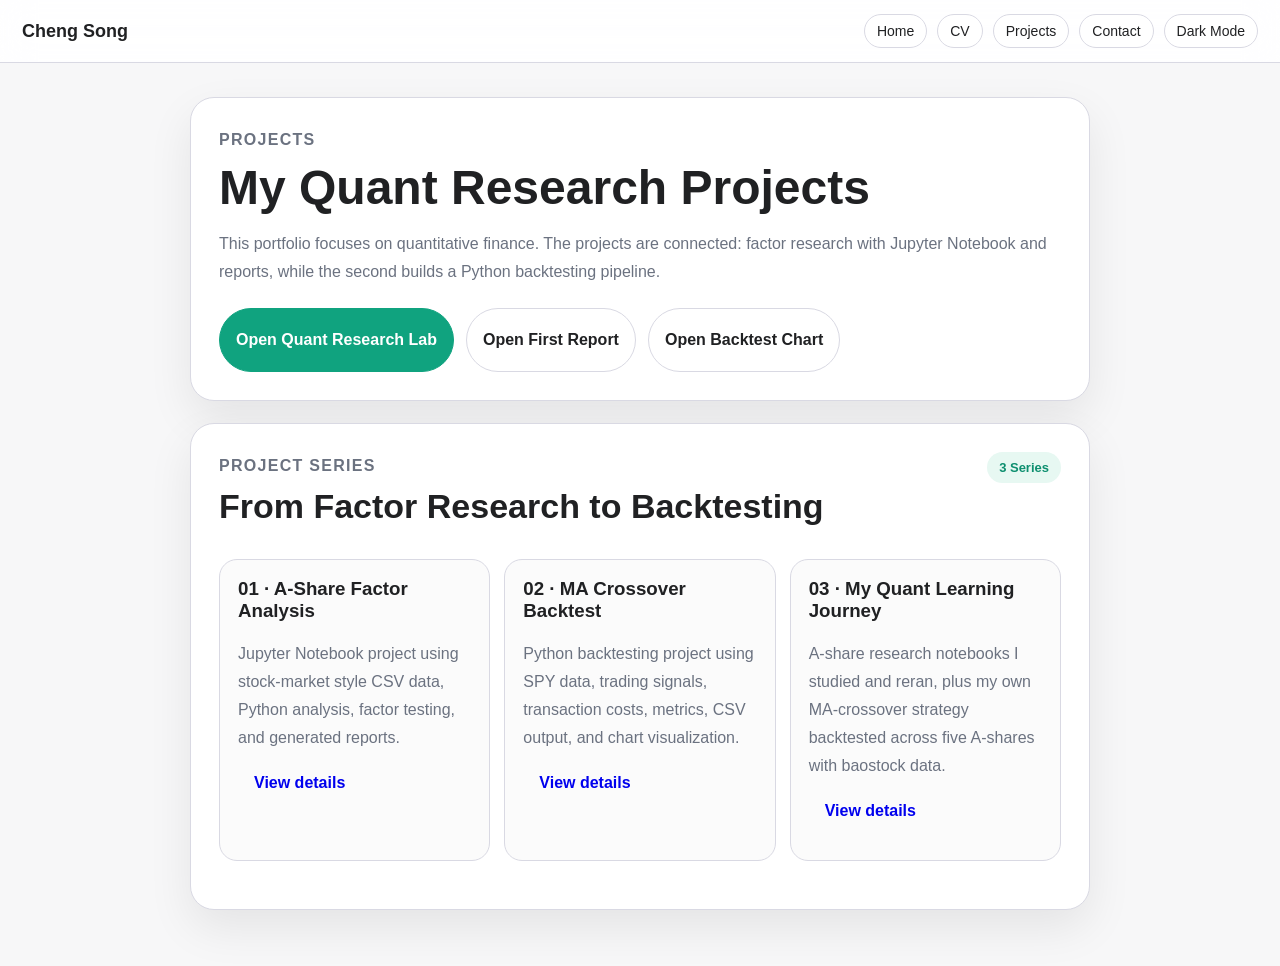
<file: projects.html>
<!DOCTYPE html>
<html lang="en">
<head>
  <meta charset="UTF-8">
  <meta name="viewport" content="width=device-width, initial-scale=1.0">
  <title>Projects | MySite</title>
  <link rel="stylesheet" href="style.css">
</head>

<body class="chatgpt-page">
  <nav class="cg-navbar">
    <a class="cg-logo" href="index.html">Cheng Song</a>

    <div class="cg-nav-links">
      <a href="index.html">Home</a>
      <a href="about.html">CV</a>
      <a href="projects.html">Projects</a>
      <a href="contact.html">Contact</a>
      <button onclick="toggleDarkMode()" class="cg-ghost-btn">Dark Mode</button>
    </div>
  </nav>

  <main class="cg-content cg-single-page">
    <section class="cg-hero-card">
      <p class="cg-label">Projects</p>
      <h1>My Quant Research Projects</h1>
      <p>
        This portfolio focuses on quantitative finance. The projects are
        connected: factor research with Jupyter Notebook and reports,
        while the second builds a Python backtesting pipeline.
      </p>

      <div class="cg-actions">
        <a href="quant-lab.html" class="cg-primary-btn">Open Quant Research Lab</a>
        <a href="files/Single_Factor_Analysis.html" target="_blank" class="cg-secondary-btn">Open First Report</a>
        <a href="projects/quant-ma-crossover/results/equity_curve.png" target="_blank" class="cg-secondary-btn">Open Backtest Chart</a>
      </div>
    </section>

    <section class="cg-project-card">
      <div class="cg-project-header">
        <div>
          <p class="cg-label">Project Series</p>
          <h2>From Factor Research to Backtesting</h2>
        </div>
        <span class="cg-pill">3 Series</span>
      </div>

      <div class="cg-grid">
        <div class="cg-mini-card">
          <h3>01 · A-Share Factor Analysis</h3>
          <p>
            Jupyter Notebook project using stock-market style CSV data, Python analysis,
            factor testing, and generated reports.
          </p>
          <a href="quant-lab.html#project-one" class="cg-text-link">View details</a>
        </div>

        <div class="cg-mini-card">
          <h3>02 · MA Crossover Backtest</h3>
          <p>
            Python backtesting project using SPY data, trading signals, transaction costs,
            metrics, CSV output, and chart visualization.
          </p>
          <a href="quant-lab.html#project-two" class="cg-text-link">View details</a>
        </div>

        <div class="cg-mini-card">
          <h3>03 · My Quant Learning Journey</h3>
          <p>
            A-share research notebooks I studied and reran, plus my own MA-crossover
            strategy backtested across five A-shares with baostock data.
          </p>
          <a href="quant-lab.html#project-three" class="cg-text-link">View details</a>
        </div>
      </div>
    </section>
  </main>

  <button id="backToTop" onclick="scrollToTop()">Top</button>

  <script src="script.js"></script>
</body>
</html>
</file>
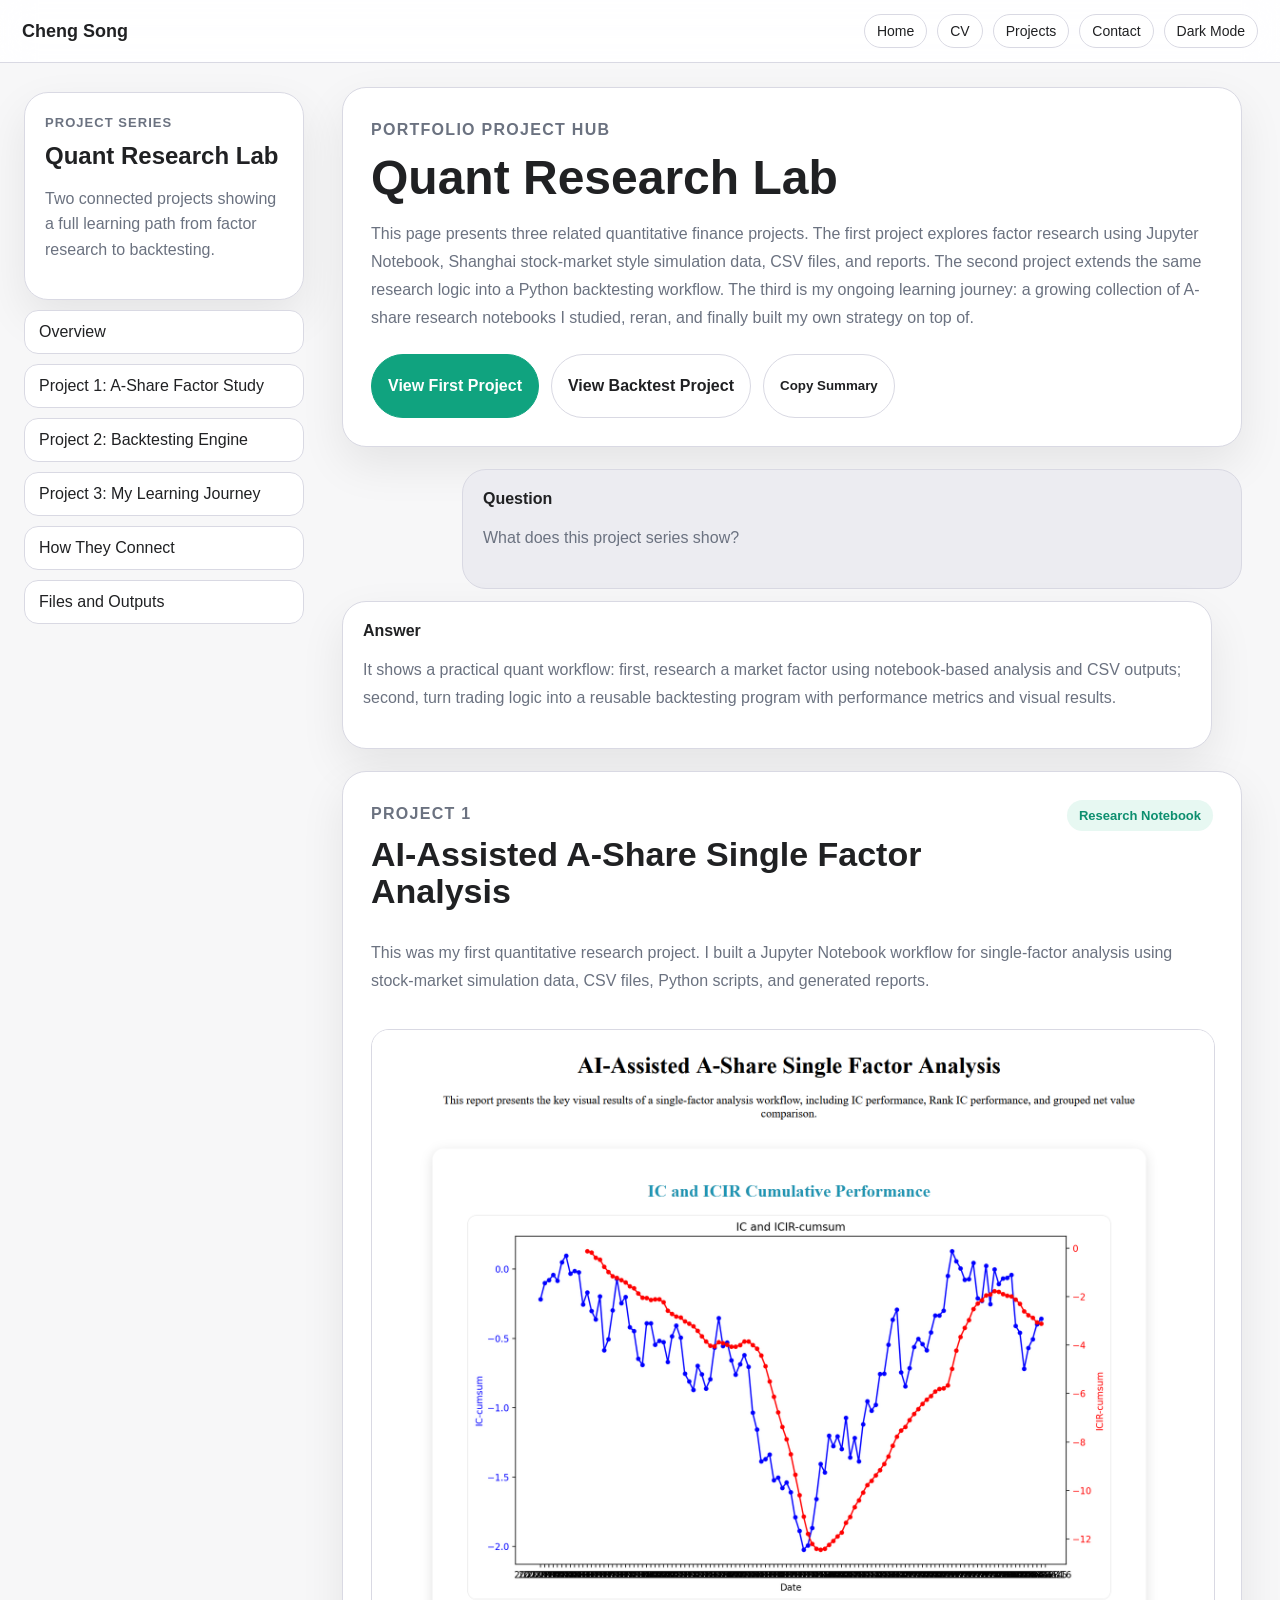
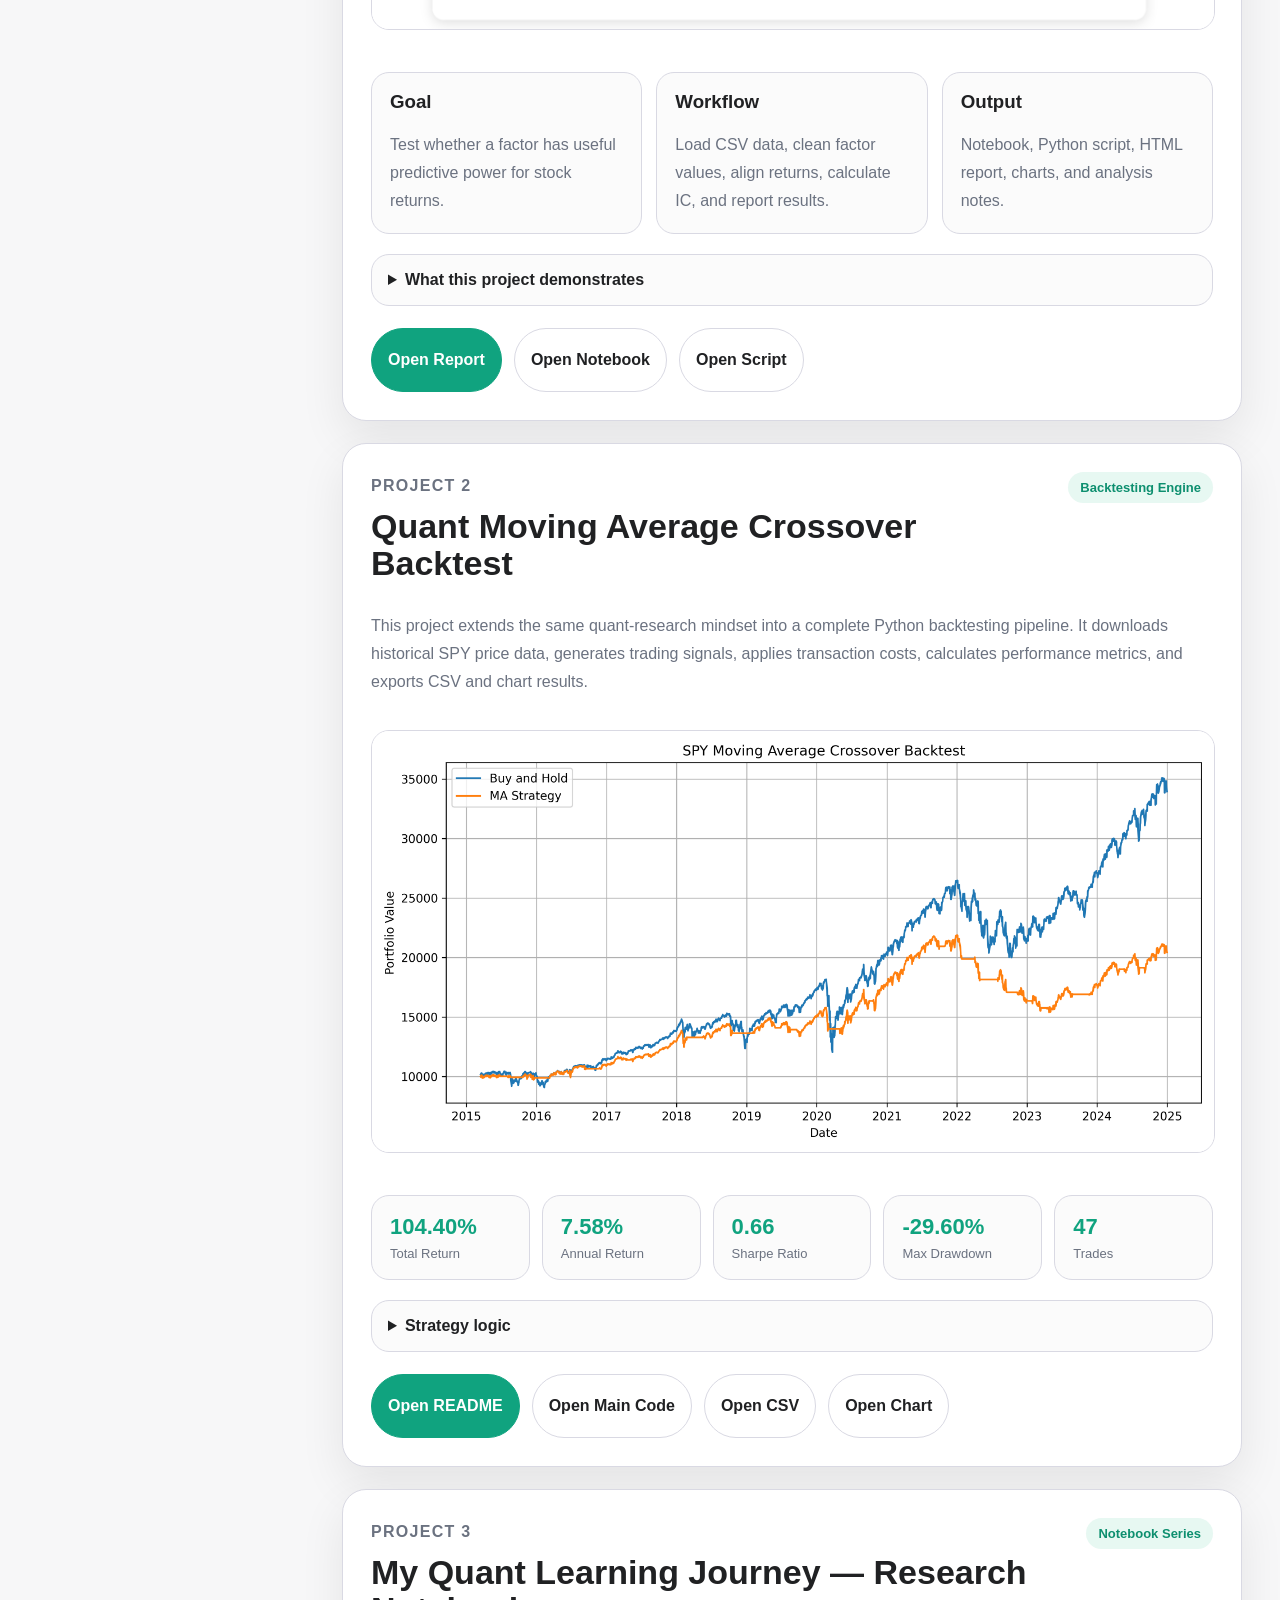
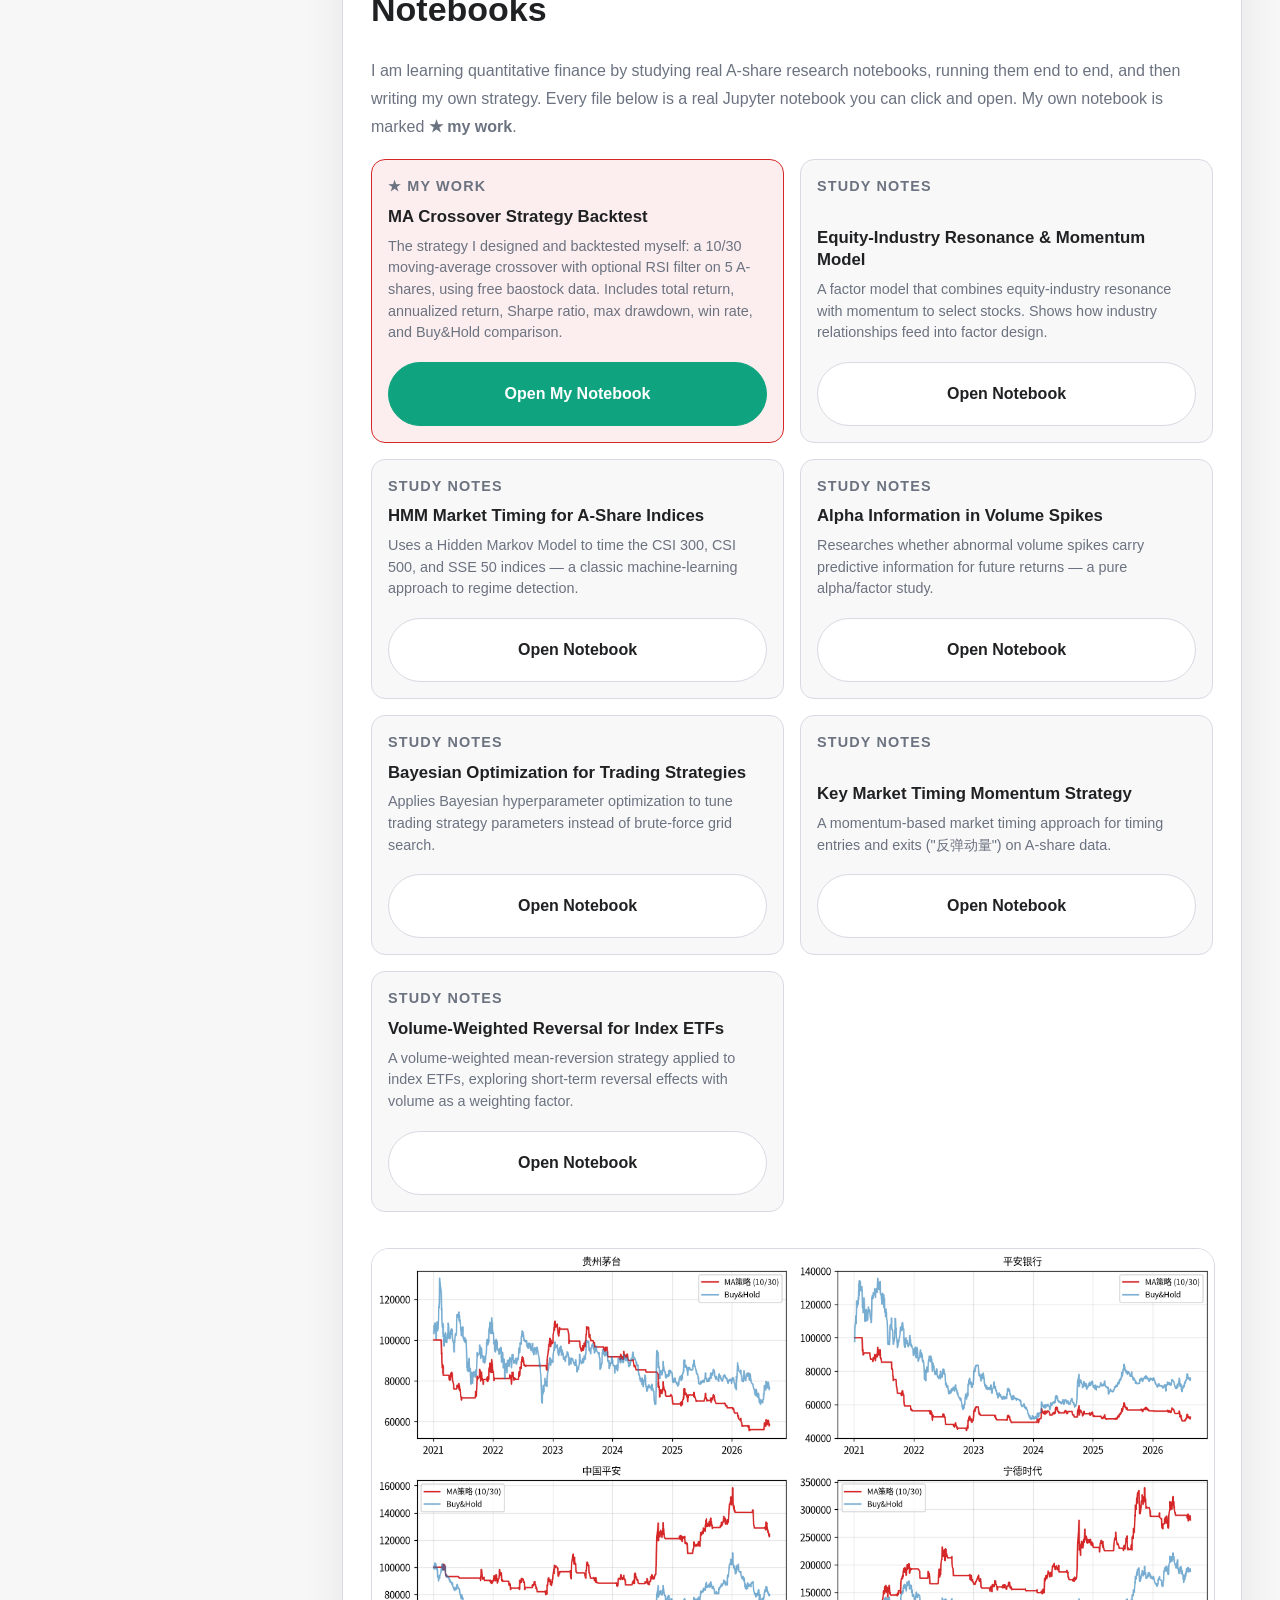
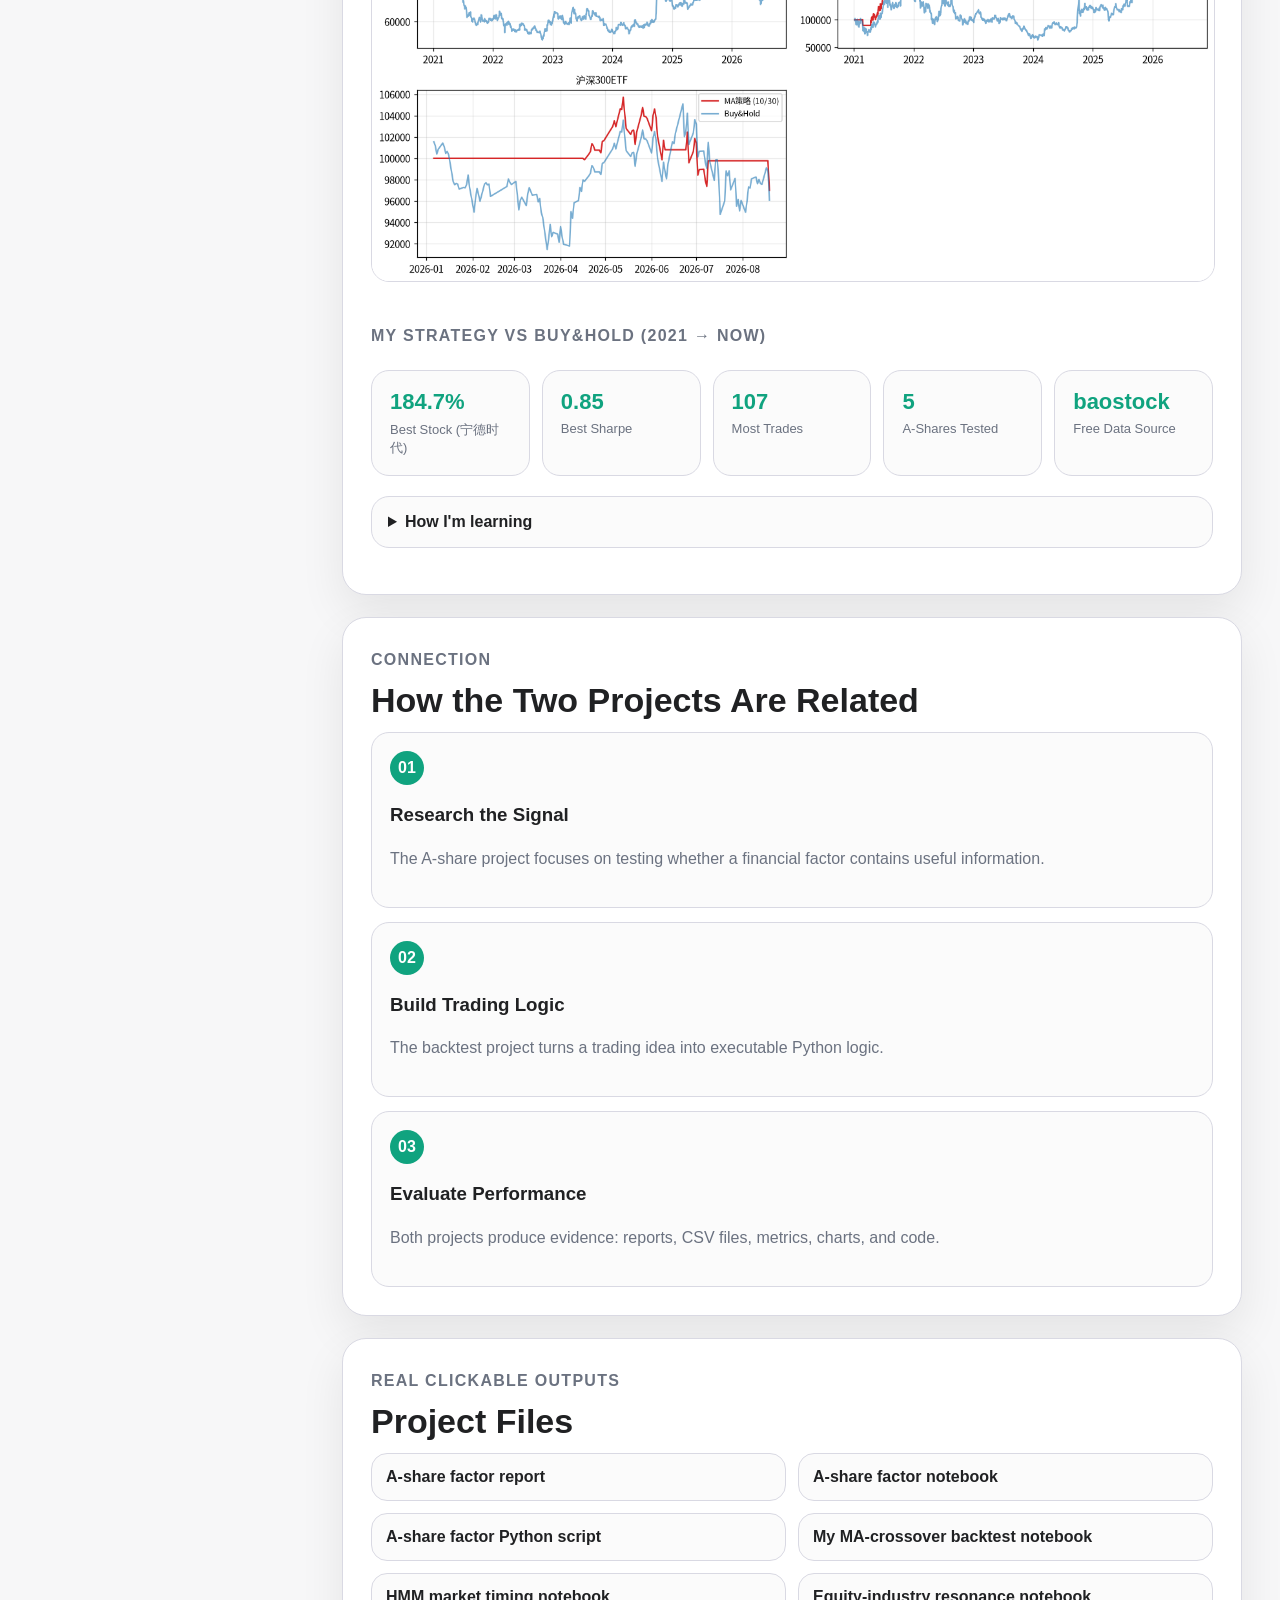
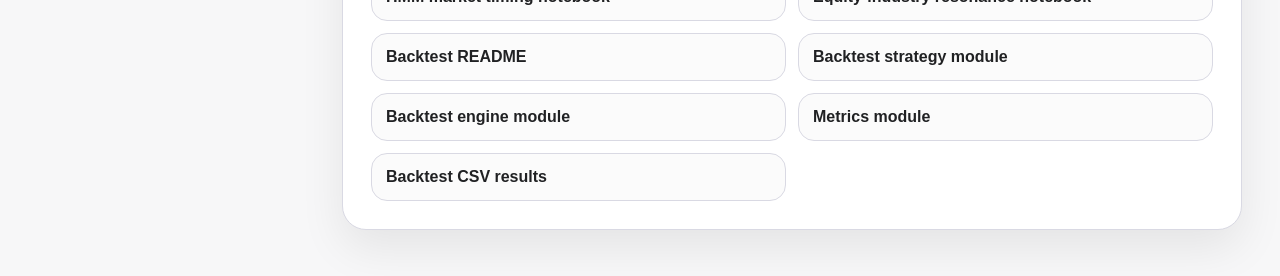
<file: quant-lab.html>
<!DOCTYPE html>
<html lang="en">
<head>
  <meta charset="UTF-8">
  <meta name="viewport" content="width=device-width, initial-scale=1.0">
  <title>Quant Research Lab | MySite</title>
  <link rel="stylesheet" href="style.css">
</head>

<body class="chatgpt-page">
  <nav class="cg-navbar">
    <a class="cg-logo" href="index.html">Cheng Song</a>

    <div class="cg-nav-links">
      <a href="index.html">Home</a>
      <a href="about.html">CV</a>
      <a href="projects.html">Projects</a>
      <a href="contact.html">Contact</a>
      <button onclick="toggleDarkMode()" class="cg-ghost-btn">Dark Mode</button>
    </div>
  </nav>

  <main class="cg-shell">
    <aside class="cg-sidebar">
      <div class="cg-sidebar-card">
        <p class="cg-label">Project Series</p>
        <h2>Quant Research Lab</h2>
        <p>
          Two connected projects showing a full learning path from factor research
          to backtesting.
        </p>
      </div>

      <a href="#overview" class="cg-side-link">Overview</a>
      <a href="#project-one" class="cg-side-link">Project 1: A-Share Factor Study</a>
      <a href="#project-two" class="cg-side-link">Project 2: Backtesting Engine</a>
      <a href="#project-three" class="cg-side-link">Project 3: My Learning Journey</a>
      <a href="#comparison" class="cg-side-link">How They Connect</a>
      <a href="#files" class="cg-side-link">Files and Outputs</a>
    </aside>

    <section class="cg-content">
      <section id="overview" class="cg-hero-card">
        <p class="cg-label">Portfolio Project Hub</p>
        <h1>Quant Research Lab</h1>
        <p>
          This page presents three related quantitative finance projects. The first project
          explores factor research using Jupyter Notebook, Shanghai stock-market style
          simulation data, CSV files, and reports. The second project extends the same
          research logic into a Python backtesting workflow. The third is my ongoing
          learning journey: a growing collection of A-share research notebooks I studied,
          reran, and finally built my own strategy on top of.
        </p>

        <div class="cg-actions">
          <a href="#project-one" class="cg-primary-btn">View First Project</a>
          <a href="#project-two" class="cg-secondary-btn">View Backtest Project</a>
          <button onclick="copyProjectSummary()" class="cg-secondary-btn">Copy Summary</button>
        </div>
      </section>

      <section class="cg-chat-block">
        <div class="cg-message cg-user">
          <strong>Question</strong>
          <p>What does this project series show?</p>
        </div>

        <div class="cg-message cg-assistant">
          <strong>Answer</strong>
          <p>
            It shows a practical quant workflow: first, research a market factor using
            notebook-based analysis and CSV outputs; second, turn trading logic into a
            reusable backtesting program with performance metrics and visual results.
          </p>
        </div>
      </section>

      <section id="project-one" class="cg-project-card">
        <div class="cg-project-header">
          <div>
            <p class="cg-label">Project 1</p>
            <h2>AI-Assisted A-Share Single Factor Analysis</h2>
          </div>
          <span class="cg-pill">Research Notebook</span>
        </div>

        <p>
          This was my first quantitative research project. I built a Jupyter Notebook
          workflow for single-factor analysis using stock-market simulation data,
          CSV files, Python scripts, and generated reports.
        </p>

        <img
          src="images/single-factor-analysis.png"
          alt="A-share single factor analysis notebook screenshot"
          class="cg-project-image"
        >

        <div class="cg-grid">
          <div class="cg-mini-card">
            <h3>Goal</h3>
            <p>Test whether a factor has useful predictive power for stock returns.</p>
          </div>

          <div class="cg-mini-card">
            <h3>Workflow</h3>
            <p>Load CSV data, clean factor values, align returns, calculate IC, and report results.</p>
          </div>

          <div class="cg-mini-card">
            <h3>Output</h3>
            <p>Notebook, Python script, HTML report, charts, and analysis notes.</p>
          </div>
        </div>

        <details class="cg-details">
          <summary>What this project demonstrates</summary>
          <p>
            This project demonstrates the research side of quant work: preparing data,
            checking factor quality, creating visual evidence, and explaining whether a
            signal is useful. It is not just a webpage display; the buttons below open
            real files from the project.
          </p>
        </details>

        <div class="cg-actions">
          <a href="files/Single_Factor_Analysis.html" target="_blank" class="cg-primary-btn">Open Report</a>
          <a href="files/Single_Factor_Analysis.ipynb" target="_blank" class="cg-secondary-btn">Open Notebook</a>
          <a href="files/Single_Factor_Analysis.py" target="_blank" class="cg-secondary-btn">Open Script</a>
        </div>
      </section>

      <section id="project-two" class="cg-project-card">
        <div class="cg-project-header">
          <div>
            <p class="cg-label">Project 2</p>
            <h2>Quant Moving Average Crossover Backtest</h2>
          </div>
          <span class="cg-pill">Backtesting Engine</span>
        </div>

        <p>
          This project extends the same quant-research mindset into a complete Python
          backtesting pipeline. It downloads historical SPY price data, generates trading
          signals, applies transaction costs, calculates performance metrics, and exports
          CSV and chart results.
        </p>

        <img
          src="projects/quant-ma-crossover/results/equity_curve.png"
          alt="Equity curve for moving average crossover backtest"
          class="cg-project-image"
        >

        <div class="cg-metrics">
          <div><strong>104.40%</strong><span>Total Return</span></div>
          <div><strong>7.58%</strong><span>Annual Return</span></div>
          <div><strong>0.66</strong><span>Sharpe Ratio</span></div>
          <div><strong>-29.60%</strong><span>Max Drawdown</span></div>
          <div><strong>47</strong><span>Trades</span></div>
        </div>

        <details class="cg-details">
          <summary>Strategy logic</summary>
          <p>
            The strategy uses a 20-day and 50-day moving average crossover. It holds SPY
            when the short moving average is above the long moving average, and moves to
            cash when the short moving average is below the long moving average.
          </p>
        </details>

        <div class="cg-actions">
          <a href="projects/quant-ma-crossover/README.md" target="_blank" class="cg-primary-btn">Open README</a>
          <a href="projects/quant-ma-crossover/main.py" target="_blank" class="cg-secondary-btn">Open Main Code</a>
          <a href="projects/quant-ma-crossover/results/backtest_results.csv" target="_blank" class="cg-secondary-btn">Open CSV</a>
          <a href="projects/quant-ma-crossover/results/equity_curve.png" target="_blank" class="cg-secondary-btn">Open Chart</a>
        </div>
      </section>

      <section id="project-three" class="cg-project-card">
        <div class="cg-project-header">
          <div>
            <p class="cg-label">Project 3</p>
            <h2>My Quant Learning Journey — Research Notebooks</h2>
          </div>
          <span class="cg-pill">Notebook Series</span>
        </div>

        <p>
          I am learning quantitative finance by studying real A-share research notebooks,
          running them end to end, and then writing my own strategy. Every file below is
          a real Jupyter notebook you can click and open. My own notebook is marked
          <strong>★ my work</strong>.
        </p>

        <div class="cg-notebook-grid">
          <div class="cg-notebook-card featured">
            <p class="cg-label">★ My Work</p>
            <h3>MA Crossover Strategy Backtest</h3>
            <p>
              The strategy I designed and backtested myself: a 10/30 moving-average
              crossover with optional RSI filter on 5 A-shares, using free baostock data.
              Includes total return, annualized return, Sharpe ratio, max drawdown, win
              rate, and Buy&amp;Hold comparison.
            </p>
            <div class="cg-actions">
              <a href="files/notebooks/My_Strategy_Backtest.ipynb" target="_blank" class="cg-primary-btn">Open My Notebook</a>
            </div>
          </div>

          <div class="cg-notebook-card">
            <p class="cg-label">Study Notes</p>
            <h3>Equity-Industry Resonance &amp; Momentum Model</h3>
            <p>
              A factor model that combines equity-industry resonance with momentum to
              select stocks. Shows how industry relationships feed into factor design.
            </p>
            <div class="cg-actions">
              <a href="files/notebooks/Equity-Industry_Resonance_and_Momentum_Model.ipynb" target="_blank" class="cg-secondary-btn">Open Notebook</a>
            </div>
          </div>

          <div class="cg-notebook-card">
            <p class="cg-label">Study Notes</p>
            <h3>HMM Market Timing for A-Share Indices</h3>
            <p>
              Uses a Hidden Markov Model to time the CSI 300, CSI 500, and SSE 50 indices —
              a classic machine-learning approach to regime detection.
            </p>
            <div class="cg-actions">
              <a href="files/notebooks/HMM_Market_Timing_Strategy_for_A-Share_Indices​.ipynb" target="_blank" class="cg-secondary-btn">Open Notebook</a>
            </div>
          </div>

          <div class="cg-notebook-card">
            <p class="cg-label">Study Notes</p>
            <h3>Alpha Information in Volume Spikes</h3>
            <p>
              Researches whether abnormal volume spikes carry predictive information for
              future returns — a pure alpha/factor study.
            </p>
            <div class="cg-actions">
              <a href="files/notebooks/Alpha_Information_in_Volume_Spikes.ipynb" target="_blank" class="cg-secondary-btn">Open Notebook</a>
            </div>
          </div>

          <div class="cg-notebook-card">
            <p class="cg-label">Study Notes</p>
            <h3>Bayesian Optimization for Trading Strategies</h3>
            <p>
              Applies Bayesian hyperparameter optimization to tune trading strategy
              parameters instead of brute-force grid search.
            </p>
            <div class="cg-actions">
              <a href="files/notebooks/Enhancing_Trading_Strategies_with_Bayesian_Optimization.ipynb" target="_blank" class="cg-secondary-btn">Open Notebook</a>
            </div>
          </div>

          <div class="cg-notebook-card">
            <p class="cg-label">Study Notes</p>
            <h3>Key Market Timing Momentum Strategy</h3>
            <p>
              A momentum-based market timing approach for timing entries and exits
              ("反弹动量") on A-share data.
            </p>
            <div class="cg-actions">
              <a href="files/notebooks/Key_Market_Timing_Momentum_Strategy.ipynb" target="_blank" class="cg-secondary-btn">Open Notebook</a>
            </div>
          </div>

          <div class="cg-notebook-card">
            <p class="cg-label">Study Notes</p>
            <h3>Volume-Weighted Reversal for Index ETFs</h3>
            <p>
              A volume-weighted mean-reversion strategy applied to index ETFs, exploring
              short-term reversal effects with volume as a weighting factor.
            </p>
            <div class="cg-actions">
              <a href="files/notebooks/Volume-Weighted_Reversal_Strategy_for_Index_ETFs.ipynb" target="_blank" class="cg-secondary-btn">Open Notebook</a>
            </div>
          </div>
        </div>

        <img
          src="images/strategy-equity-curves.png"
          alt="Equity curves of my MA crossover strategy versus buy and hold"
          class="cg-project-image"
        >

        <p class="cg-label" style="margin-top: 18px;">My strategy vs Buy&amp;Hold (2021 → now)</p>
        <div class="cg-metrics">
          <div><strong>184.7%</strong><span>Best Stock (宁德时代)</span></div>
          <div><strong>0.85</strong><span>Best Sharpe</span></div>
          <div><strong>107</strong><span>Most Trades</span></div>
          <div><strong>5</strong><span>A-Shares Tested</span></div>
          <div><strong>baostock</strong><span>Free Data Source</span></div>
        </div>

        <details class="cg-details">
          <summary>How I'm learning</summary>
          <p>
            My method is simple: read a research notebook, rerun it with real data, take
            notes, and then try to build something of my own. The MA-crossover backtest
            above is the first strategy I wrote and evaluated end to end — my next step is
            adding transaction costs, then moving from paper trading on Binance to
            automating the pipeline with Freqtrade.
          </p>
        </details>
      </section>

      <section id="comparison" class="cg-project-card">
        <p class="cg-label">Connection</p>
        <h2>How the Two Projects Are Related</h2>

        <div class="cg-timeline">
          <div>
            <span>01</span>
            <h3>Research the Signal</h3>
            <p>
              The A-share project focuses on testing whether a financial factor contains
              useful information.
            </p>
          </div>

          <div>
            <span>02</span>
            <h3>Build Trading Logic</h3>
            <p>
              The backtest project turns a trading idea into executable Python logic.
            </p>
          </div>

          <div>
            <span>03</span>
            <h3>Evaluate Performance</h3>
            <p>
              Both projects produce evidence: reports, CSV files, metrics, charts, and code.
            </p>
          </div>
        </div>
      </section>

      <section id="files" class="cg-project-card">
        <p class="cg-label">Real Clickable Outputs</p>
        <h2>Project Files</h2>

        <div class="cg-file-list">
          <a href="files/Single_Factor_Analysis.html" target="_blank">A-share factor report</a>
          <a href="files/Single_Factor_Analysis.ipynb" target="_blank">A-share factor notebook</a>
          <a href="files/Single_Factor_Analysis.py" target="_blank">A-share factor Python script</a>
          <a href="files/notebooks/My_Strategy_Backtest.ipynb" target="_blank">My MA-crossover backtest notebook</a>
          <a href="files/notebooks/HMM_Market_Timing_Strategy_for_A-Share_Indices​.ipynb" target="_blank">HMM market timing notebook</a>
          <a href="files/notebooks/Equity-Industry_Resonance_and_Momentum_Model.ipynb" target="_blank">Equity-industry resonance notebook</a>
          <a href="projects/quant-ma-crossover/README.md" target="_blank">Backtest README</a>
          <a href="projects/quant-ma-crossover/src/strategy.py" target="_blank">Backtest strategy module</a>
          <a href="projects/quant-ma-crossover/src/backtest.py" target="_blank">Backtest engine module</a>
          <a href="projects/quant-ma-crossover/src/metrics.py" target="_blank">Metrics module</a>
          <a href="projects/quant-ma-crossover/results/backtest_results.csv" target="_blank">Backtest CSV results</a>
        </div>
      </section>
    </section>
  </main>

  <button id="backToTop" onclick="scrollToTop()">Top</button>

  <script src="script.js"></script>
</body>
</html>
</file>
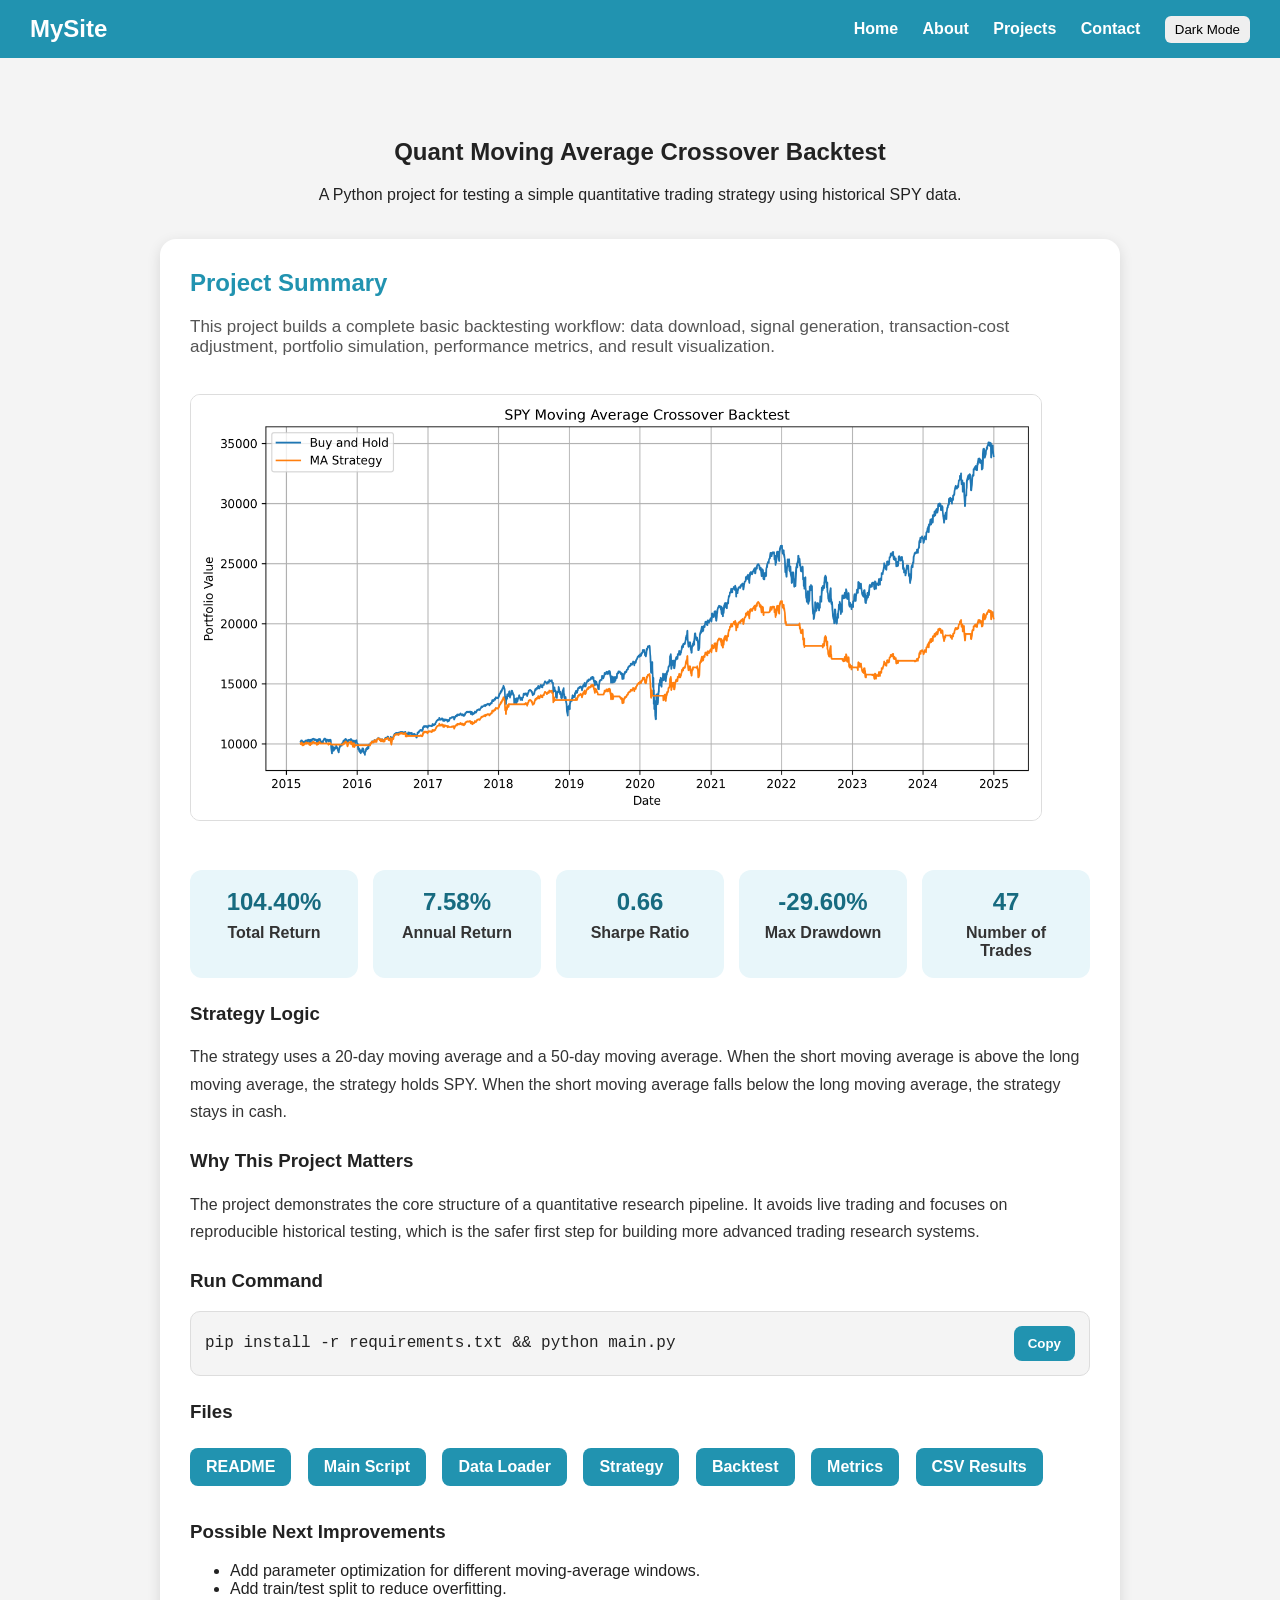
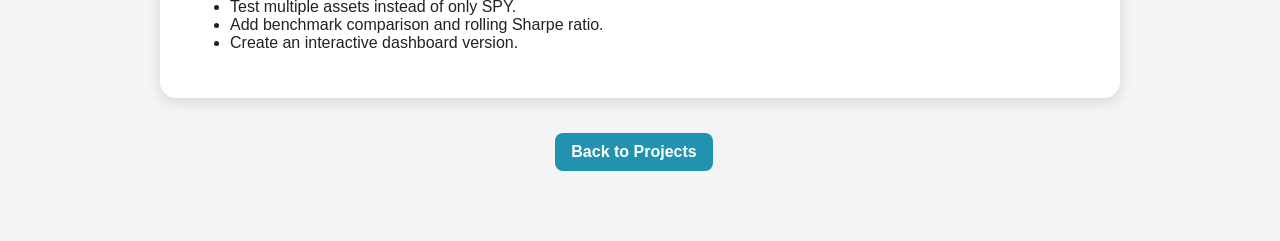
<file: quant-project.html>
<!DOCTYPE html>
<html lang="en">
<head>
  <meta charset="UTF-8">
  <title>Quant Backtest Project | MySite</title>
  <link rel="stylesheet" href="style.css">
</head>

<body>
  <nav class="navbar">
    <h2>MySite</h2>
    <div>
      <a href="index.html">Home</a>
      <a href="about.html">About</a>
      <a href="projects.html">Projects</a>
      <a href="contact.html">Contact</a>
      <button onclick="toggleDarkMode()">Dark Mode</button>
    </div>
  </nav>

  <section class="page">
    <h1>Quant Moving Average Crossover Backtest</h1>
    <p>
      A Python project for testing a simple quantitative trading strategy using historical SPY data.
    </p>

    <div class="project-card">
      <h2>Project Summary</h2>

      <p class="project-subtitle">
        This project builds a complete basic backtesting workflow: data download, signal generation,
        transaction-cost adjustment, portfolio simulation, performance metrics, and result visualization.
      </p>

      <img
        src="projects/quant-ma-crossover/results/equity_curve.png"
        alt="Equity curve for moving average crossover strategy"
        class="project-image"
      >

      <div class="metric-grid">
        <div class="metric-card">
          <h3>104.40%</h3>
          <p>Total Return</p>
        </div>

        <div class="metric-card">
          <h3>7.58%</h3>
          <p>Annual Return</p>
        </div>

        <div class="metric-card">
          <h3>0.66</h3>
          <p>Sharpe Ratio</p>
        </div>

        <div class="metric-card">
          <h3>-29.60%</h3>
          <p>Max Drawdown</p>
        </div>

        <div class="metric-card">
          <h3>47</h3>
          <p>Number of Trades</p>
        </div>
      </div>

      <div class="project-content">
        <h3>Strategy Logic</h3>
        <p>
          The strategy uses a 20-day moving average and a 50-day moving average.
          When the short moving average is above the long moving average, the strategy holds SPY.
          When the short moving average falls below the long moving average, the strategy stays in cash.
        </p>

        <h3>Why This Project Matters</h3>
        <p>
          The project demonstrates the core structure of a quantitative research pipeline.
          It avoids live trading and focuses on reproducible historical testing, which is the safer
          first step for building more advanced trading research systems.
        </p>

        <h3>Run Command</h3>
        <div class="code-box">
          <code>pip install -r requirements.txt && python main.py</code>
          <button onclick="copyCommand('pip install -r requirements.txt && python main.py')">Copy</button>
        </div>

        <h3>Files</h3>
        <div class="project-links">
          <a href="projects/quant-ma-crossover/README.md" target="_blank">README</a>
          <a href="projects/quant-ma-crossover/main.py" target="_blank">Main Script</a>
          <a href="projects/quant-ma-crossover/src/data_loader.py" target="_blank">Data Loader</a>
          <a href="projects/quant-ma-crossover/src/strategy.py" target="_blank">Strategy</a>
          <a href="projects/quant-ma-crossover/src/backtest.py" target="_blank">Backtest</a>
          <a href="projects/quant-ma-crossover/src/metrics.py" target="_blank">Metrics</a>
          <a href="projects/quant-ma-crossover/results/backtest_results.csv" target="_blank">CSV Results</a>
        </div>

        <h3>Possible Next Improvements</h3>
        <ul>
          <li>Add parameter optimization for different moving-average windows.</li>
          <li>Add train/test split to reduce overfitting.</li>
          <li>Test multiple assets instead of only SPY.</li>
          <li>Add benchmark comparison and rolling Sharpe ratio.</li>
          <li>Create an interactive dashboard version.</li>
        </ul>
      </div>
    </div>

    <div class="project-links center-links">
      <a href="projects.html">Back to Projects</a>
    </div>
  </section>

  <button id="backToTop" onclick="scrollToTop()">Top</button>

  <script src="script.js"></script>
</body>
</html>
</file>
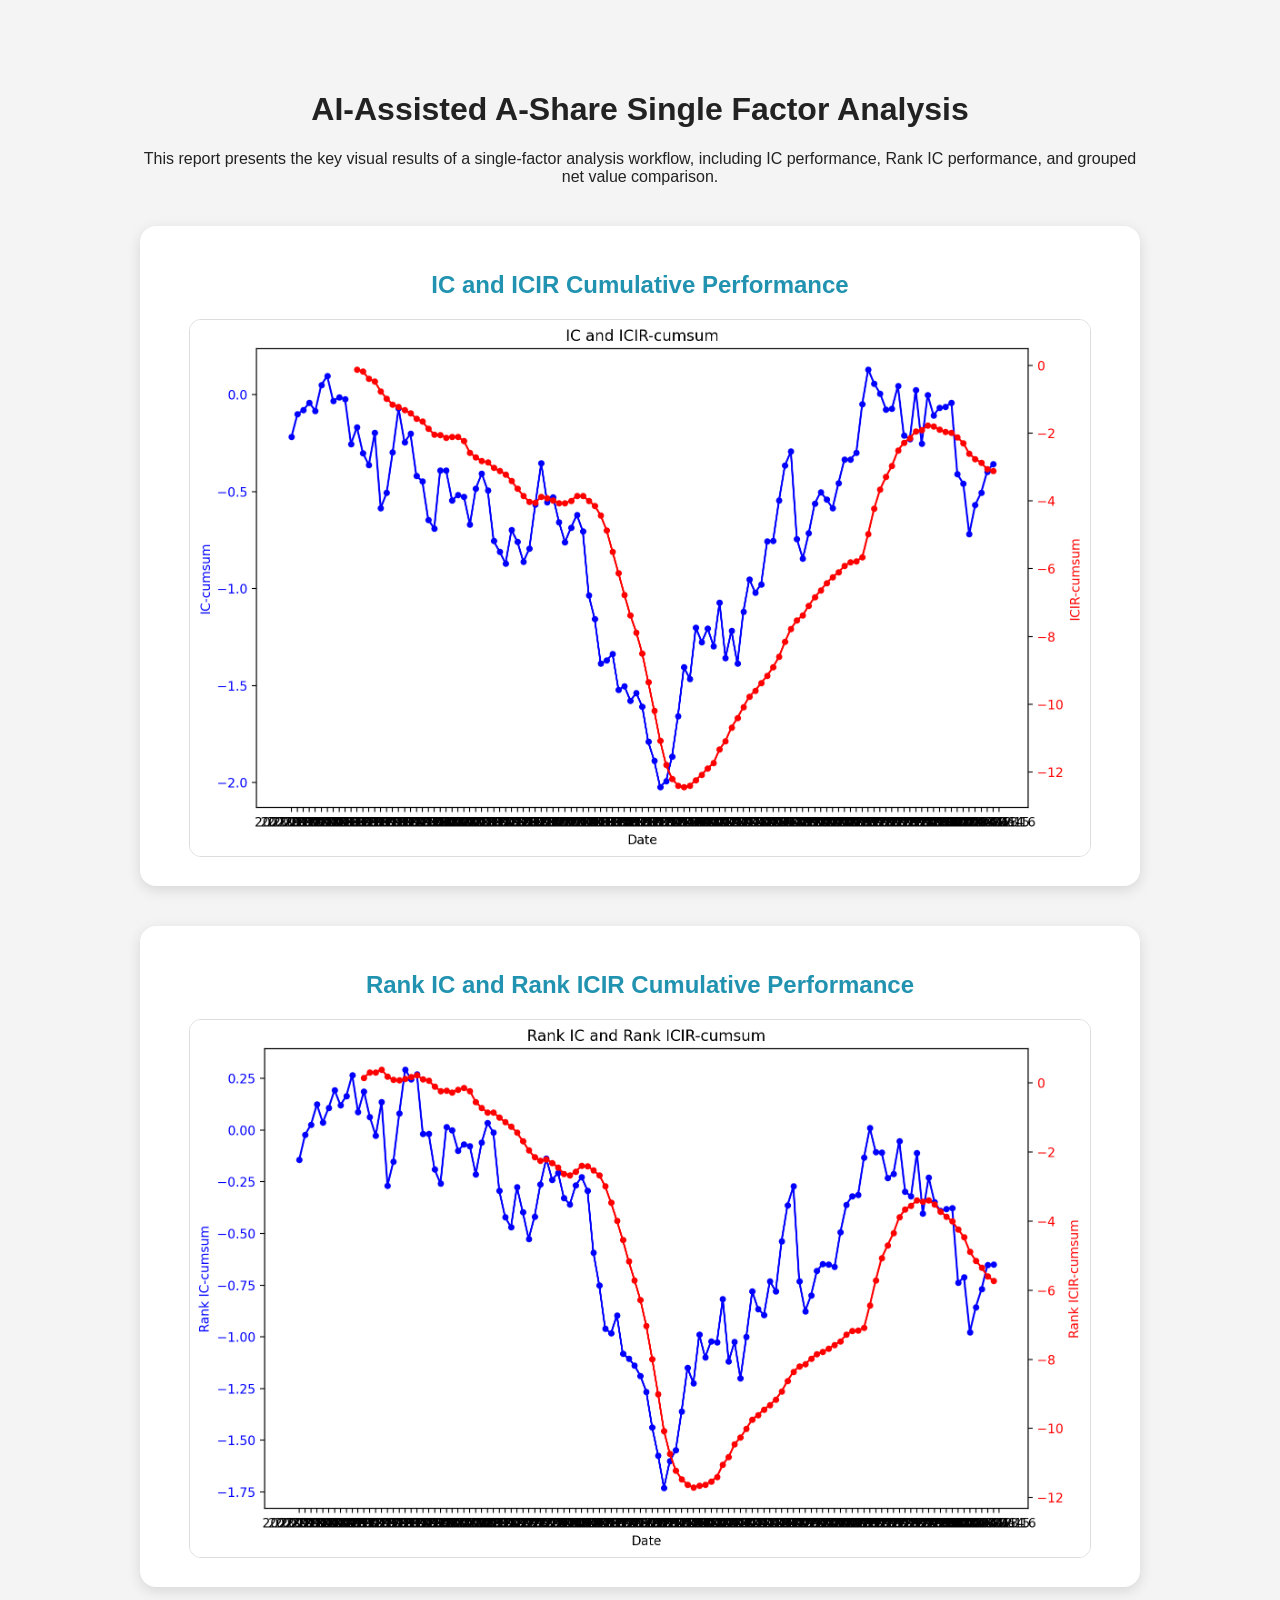
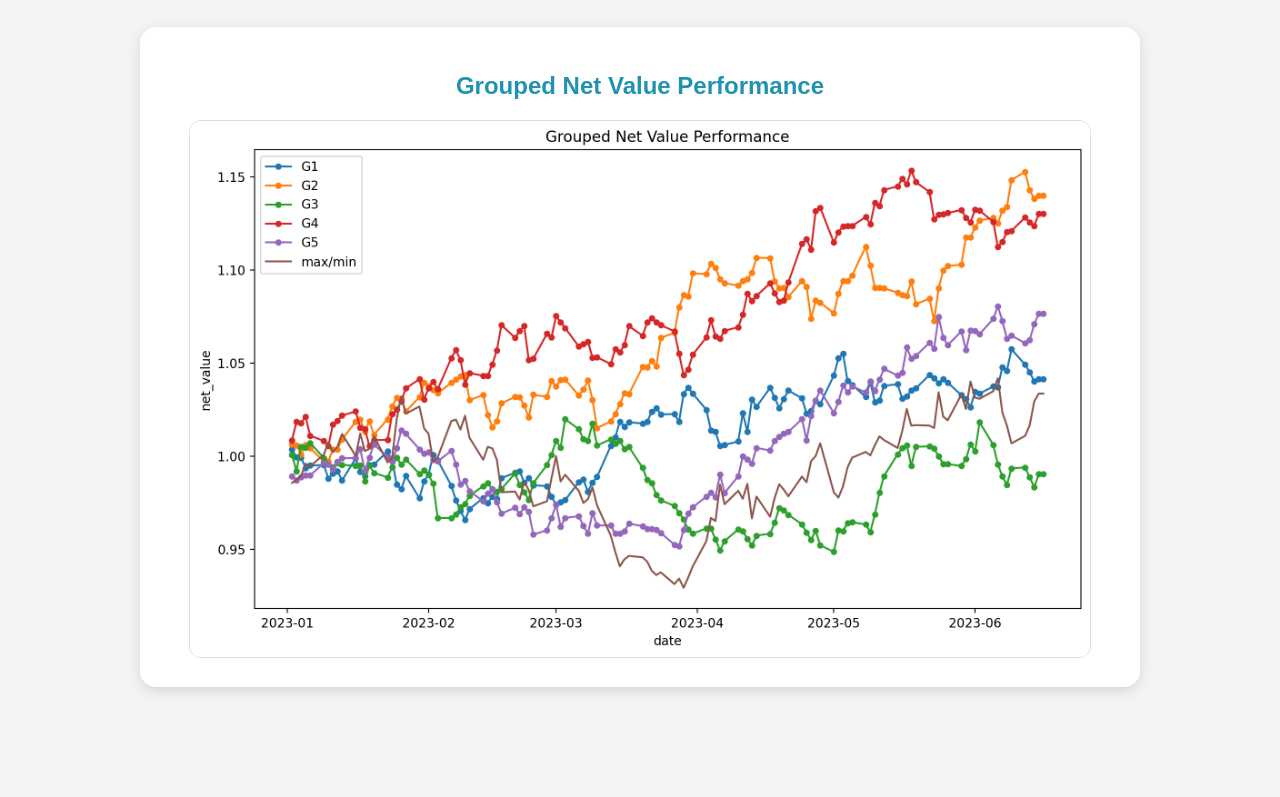
<file: files/Single_Factor_Analysis.html>
<!DOCTYPE html>
<html lang="en">
<head>
  <meta charset="UTF-8">
  <title>Single Factor Analysis Report</title>
  <link rel="stylesheet" href="../style.css">
  <style>
    .report-container {
      max-width: 1000px;
      margin: 50px auto;
      padding: 20px;
      text-align: center;
    }

    .report-section {
      margin: 40px 0;
      padding: 25px;
      background: white;
      border-radius: 16px;
      box-shadow: 0 4px 14px rgba(0,0,0,0.12);
    }

    .report-section img {
      width: 100%;
      max-width: 900px;
      border-radius: 12px;
      border: 1px solid #ddd;
    }

    .report-section h2 {
      color: #2193b0;
    }

    .report-section p {
      color: #444;
      line-height: 1.7;
    }
  </style>
</head>

<body>
  <div class="report-container">
    <h1>AI-Assisted A-Share Single Factor Analysis</h1>
    <p>
      This report presents the key visual results of a single-factor analysis workflow,
      including IC performance, Rank IC performance, and grouped net value comparison.
    </p>

    <div class="report-section">
      <h2>IC and ICIR Cumulative Performance</h2>
      <img src="report_images/ic_icir_cumsum.png" alt="IC and ICIR cumulative performance chart">
    </div>

    <div class="report-section">
      <h2>Rank IC and Rank ICIR Cumulative Performance</h2>
      <img src="report_images/rankic_rankicir_cumsum.png" alt="Rank IC and Rank ICIR cumulative performance chart">
    </div>

    <div class="report-section">
      <h2>Grouped Net Value Performance</h2>
      <img src="report_images/group_net_value.png" alt="Grouped net value performance chart">
    </div>
  </div>
</body>
</html>
</file>
<file: style.css>
/* ===== GLOBAL ===== */
body {
  margin: 0;
  font-family: Arial, sans-serif;
  transition: 0.3s;
  background: #f4f4f4;
  color: #222;
}

/* ===== NAVBAR ===== */
.navbar {
  display: flex;
  justify-content: space-between;
  align-items: center;
  padding: 15px 30px;
  background: #2193b0;
  color: white;
}

.navbar h2 {
  margin: 0;
}

.navbar a {
  color: white;
  margin: 0 10px;
  text-decoration: none;
  font-weight: bold;
}

.navbar a:hover {
  text-decoration: underline;
}

.navbar button {
  margin-left: 10px;
  padding: 6px 10px;
  border: none;
  border-radius: 6px;
  cursor: pointer;
}

/* ===== HERO SECTION ===== */
.hero {
  text-align: center;
  padding: 120px 20px;
  background: linear-gradient(135deg, #6dd5ed, #2193b0);
  color: white;
}

.hero h1 {
  font-size: 40px;
  margin-bottom: 10px;
}

.hero p {
  font-size: 18px;
  opacity: 0.9;
}

/* ===== PAGES ===== */
.page {
  padding: 60px 20px;
  text-align: center;
}

.page img {
  margin-top: 20px;
  border-radius: 10px;
}

/* ===== CONTACT BOX ===== */
.contact-box {
  margin-top: 20px;
  padding: 25px;
  display: inline-block;
  background: white;
  border-radius: 12px;
  box-shadow: 0 4px 12px rgba(0,0,0,0.1);
  text-align: left;
}

.contact-box a {
  color: #2193b0;
  text-decoration: none;
  font-weight: bold;
}

.contact-box a:hover {
  text-decoration: underline;
}

/* ===== DARK MODE ===== */
.dark {
  background: #121212;
  color: white;
}

.dark .navbar {
  background: #000;
}

.dark .hero {
  background: linear-gradient(135deg, #333, #111);
}

.dark .contact-box {
  background: #1e1e1e;
  color: white;
}

.dark .contact-box a {
  color: #6dd5ed;
}

/* ===== PROJECTS ===== */
.project-card {
  max-width: 900px;
  margin: 35px auto;
  padding: 30px;
  background: white;
  border-radius: 16px;
  box-shadow: 0 4px 14px rgba(0,0,0,0.12);
  text-align: left;
}

.project-card h2 {
  color: #2193b0;
  margin-top: 0;
}

.project-subtitle {
  font-size: 17px;
  color: #555;
}

.project-image {
  width: 100%;
  max-width: 850px;
  margin: 20px 0;
  border-radius: 12px;
  border: 1px solid #ddd;
}

.project-content h3 {
  margin-top: 25px;
  color: #222;
}

.project-content p {
  line-height: 1.7;
  color: #333;
}

.tags {
  margin-top: 15px;
}

.tags span {
  display: inline-block;
  margin: 6px 6px 6px 0;
  padding: 7px 12px;
  background: #e8f6fa;
  color: #176b80;
  border-radius: 20px;
  font-size: 14px;
  font-weight: bold;
}

.project-links {
  margin-top: 25px;
}

.project-links a {
  display: inline-block;
  margin-right: 12px;
  margin-bottom: 10px;
  padding: 10px 16px;
  background: #2193b0;
  color: white;
  border-radius: 8px;
  text-decoration: none;
  font-weight: bold;
}

.project-links a:hover {
  background: #176b80;
}

/* ===== DARK MODE PROJECTS ===== */
.dark .project-card {
  background: #1e1e1e;
  color: white;
}

.dark .project-card h2 {
  color: #6dd5ed;
}

.dark .project-subtitle {
  color: #ccc;
}

.dark .project-content h3 {
  color: white;
}

.dark .project-content p {
  color: #ddd;
}

.dark .tags span {
  background: #263f46;
  color: #6dd5ed;
}

.dark .project-links a {
  background: #6dd5ed;
  color: #111;
}

.dark .project-links a:hover {
  background: #9be8f5;
}


/* ===== PROJECT PAGE ENHANCEMENTS ===== */

.project-toolbar {
  max-width: 900px;
  margin: 25px auto 10px;
  display: flex;
  gap: 12px;
  justify-content: center;
  align-items: center;
  flex-wrap: wrap;
}

.project-toolbar input,
.project-toolbar select {
  padding: 10px 12px;
  border: 1px solid #ccc;
  border-radius: 8px;
  min-width: 220px;
  font-size: 14px;
}

.project-toolbar button,
.small-button,
.code-box button {
  padding: 10px 14px;
  border: none;
  border-radius: 8px;
  background: #2193b0;
  color: white;
  font-weight: bold;
  cursor: pointer;
}

.project-toolbar button:hover,
.small-button:hover,
.code-box button:hover {
  background: #176b80;
}

#projectCount {
  font-weight: bold;
  color: #176b80;
}

.project-grid {
  max-width: 980px;
  margin: 0 auto;
}

.project-details {
  display: none;
  margin-top: 15px;
  padding: 18px;
  border-left: 4px solid #2193b0;
  background: #f7fbfc;
  border-radius: 10px;
}

.project-details.show {
  display: block;
}

.metric-grid {
  display: grid;
  grid-template-columns: repeat(auto-fit, minmax(160px, 1fr));
  gap: 15px;
  margin: 25px 0;
}

.metric-card {
  padding: 18px;
  background: #e8f6fa;
  border-radius: 12px;
  text-align: center;
}

.metric-card h3 {
  margin: 0;
  color: #176b80;
  font-size: 24px;
}

.metric-card p {
  margin: 8px 0 0;
  color: #333;
  font-weight: bold;
}

.code-box {
  display: flex;
  gap: 12px;
  align-items: center;
  justify-content: space-between;
  background: #f4f4f4;
  border: 1px solid #ddd;
  border-radius: 10px;
  padding: 14px;
  overflow-x: auto;
}

.code-box code {
  font-family: Consolas, monospace;
}

.center-links {
  text-align: center;
}

#backToTop {
  display: none;
  position: fixed;
  right: 24px;
  bottom: 24px;
  padding: 10px 14px;
  border: none;
  border-radius: 8px;
  background: #2193b0;
  color: white;
  font-weight: bold;
  cursor: pointer;
  box-shadow: 0 4px 12px rgba(0,0,0,0.2);
}

#backToTop:hover {
  background: #176b80;
}

.dark .project-toolbar input,
.dark .project-toolbar select {
  background: #1e1e1e;
  color: white;
  border-color: #555;
}

.dark #projectCount {
  color: #6dd5ed;
}

.dark .project-details {
  background: #18272b;
  border-left-color: #6dd5ed;
}

.dark .metric-card {
  background: #263f46;
}

.dark .metric-card h3 {
  color: #6dd5ed;
}

.dark .metric-card p {
  color: #ddd;
}

.dark .code-box {
  background: #1e1e1e;
  border-color: #444;
  color: white;
}

/* ===== CHATGPT-LIKE QUANT PROJECT UI ===== */

:root {
  --cg-bg: #f7f7f8;
  --cg-surface: #ffffff;
  --cg-surface-soft: #f0f0f0;
  --cg-border: #d9d9e3;
  --cg-text: #202123;
  --cg-muted: #6b7280;
  --cg-accent: #10a37f;
  --cg-accent-dark: #0d8f6f;
  --cg-shadow: 0 18px 45px rgba(0, 0, 0, 0.08);
}

.chatgpt-page {
  background: var(--cg-bg);
  color: var(--cg-text);
  font-family: Inter, -apple-system, BlinkMacSystemFont, "Segoe UI", Arial, sans-serif;
}

.cg-navbar {
  position: sticky;
  top: 0;
  z-index: 50;
  display: flex;
  justify-content: space-between;
  align-items: center;
  gap: 12px;
  padding: 14px 22px;
  background: rgba(255, 255, 255, 0.88);
  border-bottom: 1px solid var(--cg-border);
  backdrop-filter: blur(16px);
  -webkit-backdrop-filter: blur(16px);
}

.cg-logo {
  color: var(--cg-text);
  text-decoration: none;
  font-weight: 800;
  font-size: 18px;
}

.cg-nav-links {
  display: flex;
  align-items: center;
  gap: 10px;
  flex-wrap: wrap;
}

.cg-nav-links a,
.cg-ghost-btn {
  color: var(--cg-text);
  text-decoration: none;
  border: 1px solid var(--cg-border);
  background: var(--cg-surface);
  padding: 8px 12px;
  border-radius: 999px;
  font-size: 14px;
  cursor: pointer;
}

.cg-nav-links a:hover,
.cg-ghost-btn:hover {
  background: var(--cg-surface-soft);
}

.cg-shell {
  display: grid;
  grid-template-columns: 280px minmax(0, 1fr);
  gap: 24px;
  max-width: 1280px;
  margin: 0 auto;
  padding: 24px;
}

.cg-sidebar {
  position: sticky;
  top: 92px;
  align-self: start;
  display: flex;
  flex-direction: column;
  gap: 10px;
}

.cg-sidebar-card,
.cg-hero-card,
.cg-project-card,
.cg-message {
  background: var(--cg-surface);
  border: 1px solid var(--cg-border);
  border-radius: 24px;
  box-shadow: var(--cg-shadow);
}

.cg-sidebar-card {
  padding: 20px;
}

.cg-sidebar-card h2 {
  margin: 5px 0 8px;
}

.cg-sidebar-card p {
  color: var(--cg-muted);
  line-height: 1.6;
}

.cg-side-link {
  display: block;
  padding: 12px 14px;
  color: var(--cg-text);
  background: var(--cg-surface);
  border: 1px solid var(--cg-border);
  border-radius: 14px;
  text-decoration: none;
}

.cg-side-link:hover {
  border-color: var(--cg-accent);
  color: var(--cg-accent);
}

.cg-content {
  max-width: 900px;
  width: 100%;
  margin: 0 auto;
}

.cg-single-page {
  padding: 34px 18px;
}

.cg-hero-card,
.cg-project-card {
  padding: 28px;
  margin-bottom: 22px;
}

.cg-label {
  margin: 0 0 8px;
  color: var(--cg-accent);
  font-size: 13px;
  font-weight: 800;
  text-transform: uppercase;
  letter-spacing: 0.08em;
}

.cg-hero-card h1,
.cg-project-card h2 {
  margin: 0 0 14px;
  font-size: clamp(28px, 5vw, 48px);
  line-height: 1.08;
}

.cg-project-card h2 {
  font-size: clamp(24px, 4vw, 34px);
}

.cg-hero-card p,
.cg-project-card p,
.cg-message p {
  color: var(--cg-muted);
  line-height: 1.75;
  font-size: 16px;
}

.cg-actions {
  display: flex;
  flex-wrap: wrap;
  gap: 12px;
  margin-top: 22px;
}

.cg-primary-btn,
.cg-secondary-btn,
.cg-text-link {
  display: inline-flex;
  align-items: center;
  justify-content: center;
  min-height: 42px;
  padding: 10px 16px;
  border-radius: 999px;
  text-decoration: none;
  font-weight: 700;
  cursor: pointer;
}

.cg-primary-btn {
  border: 1px solid var(--cg-accent);
  background: var(--cg-accent);
  color: white;
}

.cg-primary-btn:hover {
  background: var(--cg-accent-dark);
}

.cg-secondary-btn {
  border: 1px solid var(--cg-border);
  background: var(--cg-surface);
  color: var(--cg-text);
}

.cg-secondary-btn:hover {
  background: var(--cg-surface-soft);
}

.cg-chat-block {
  margin-bottom: 22px;
}

.cg-message {
  padding: 20px;
  margin-bottom: 12px;
}

.cg-user {
  max-width: 82%;
  margin-left: auto;
  background: #ececf1;
  box-shadow: none;
}

.cg-assistant {
  max-width: 92%;
}

.cg-project-header {
  display: flex;
  justify-content: space-between;
  align-items: flex-start;
  gap: 14px;
  margin-bottom: 14px;
}

.cg-pill {
  display: inline-flex;
  padding: 8px 12px;
  border-radius: 999px;
  background: #e7f8f2;
  color: var(--cg-accent-dark);
  font-size: 13px;
  font-weight: 800;
  white-space: nowrap;
}

.cg-project-image {
  width: 100%;
  margin: 18px 0;
  border-radius: 18px;
  border: 1px solid var(--cg-border);
  background: var(--cg-surface-soft);
}

.cg-grid {
  display: grid;
  grid-template-columns: repeat(3, minmax(0, 1fr));
  gap: 14px;
  margin: 20px 0;
}

.cg-mini-card,
.cg-metrics div {
  padding: 18px;
  border: 1px solid var(--cg-border);
  border-radius: 18px;
  background: #fbfbfb;
}

.cg-mini-card h3 {
  margin-top: 0;
}

.cg-mini-card p {
  margin-bottom: 0;
}

.cg-details {
  margin: 18px 0;
  padding: 16px;
  border: 1px solid var(--cg-border);
  border-radius: 18px;
  background: #fbfbfb;
}

.cg-details summary {
  cursor: pointer;
  font-weight: 800;
}

.cg-metrics {
  display: grid;
  grid-template-columns: repeat(5, minmax(0, 1fr));
  gap: 12px;
  margin: 20px 0;
}

.cg-metrics strong {
  display: block;
  color: var(--cg-accent);
  font-size: 22px;
}

.cg-metrics span {
  display: block;
  color: var(--cg-muted);
  margin-top: 6px;
  font-size: 13px;
}

.cg-timeline {
  display: grid;
  gap: 14px;
}

.cg-timeline div {
  padding: 18px;
  border: 1px solid var(--cg-border);
  border-radius: 18px;
  background: #fbfbfb;
}

.cg-timeline span {
  display: inline-flex;
  align-items: center;
  justify-content: center;
  width: 34px;
  height: 34px;
  border-radius: 999px;
  background: var(--cg-accent);
  color: white;
  font-weight: 800;
}

.cg-file-list {
  display: grid;
  grid-template-columns: repeat(2, minmax(0, 1fr));
  gap: 12px;
}

.cg-file-list a {
  padding: 14px;
  border: 1px solid var(--cg-border);
  border-radius: 16px;
  color: var(--cg-text);
  background: #fbfbfb;
  text-decoration: none;
  font-weight: 700;
}

.cg-file-list a:hover {
  border-color: var(--cg-accent);
  color: var(--cg-accent);
}

#backToTop {
  display: none;
  position: fixed;
  right: 18px;
  bottom: 18px;
  z-index: 80;
  border: none;
  border-radius: 999px;
  padding: 12px 15px;
  background: var(--cg-accent);
  color: white;
  font-weight: 800;
  cursor: pointer;
  box-shadow: var(--cg-shadow);
}

.dark.chatgpt-page,
.dark {
  background: #202123;
  color: #ececf1;
}

.dark .cg-navbar {
  background: rgba(32, 33, 35, 0.9);
  border-color: #3f4042;
}

.dark .cg-logo,
.dark .cg-nav-links a,
.dark .cg-ghost-btn,
.dark .cg-side-link,
.dark .cg-secondary-btn,
.dark .cg-file-list a {
  color: #ececf1;
}

.dark .cg-nav-links a,
.dark .cg-ghost-btn,
.dark .cg-side-link,
.dark .cg-secondary-btn,
.dark .cg-sidebar-card,
.dark .cg-hero-card,
.dark .cg-project-card,
.dark .cg-message,
.dark .cg-mini-card,
.dark .cg-details,
.dark .cg-timeline div,
.dark .cg-file-list a,
.dark .cg-metrics div {
  background: #2b2c2f;
  border-color: #444654;
}

.dark .cg-user {
  background: #343541;
}

.dark .cg-hero-card p,
.dark .cg-project-card p,
.dark .cg-message p,
.dark .cg-sidebar-card p,
.dark .cg-metrics span {
  color: #c5c5d2;
}

.dark .cg-pill {
  background: #103f34;
  color: #7ee3c3;
}

.dark .cg-project-image {
  border-color: #444654;
  background: #2b2c2f;
}

@media (max-width: 900px) {
  .cg-shell {
    grid-template-columns: 1fr;
    padding: 16px;
  }

  .cg-sidebar {
    position: static;
  }

  .cg-grid,
  .cg-metrics,
  .cg-file-list {
    grid-template-columns: 1fr;
  }

  .cg-user,
  .cg-assistant {
    max-width: 100%;
  }

  .cg-project-header {
    flex-direction: column;
  }
}

@media (max-width: 600px) {
  .cg-navbar {
    align-items: flex-start;
    flex-direction: column;
  }

  .cg-nav-links {
    width: 100%;
  }

  .cg-nav-links a,
  .cg-ghost-btn {
    flex: 1 1 auto;
    text-align: center;
  }

  .cg-hero-card,
  .cg-project-card {
    padding: 20px;
    border-radius: 18px;
  }

  .cg-actions a,
  .cg-actions button {
    width: 100%;
  }
}

/* Project 3: notebook grid */
.cg-notebook-grid {
  display: grid;
  grid-template-columns: repeat(auto-fill, minmax(280px, 1fr));
  gap: 16px;
  margin: 18px 0;
}

.cg-notebook-card {
  border: 1px solid var(--cg-border, rgba(128, 128, 128, 0.3));
  border-radius: 14px;
  padding: 16px;
  background: rgba(128, 128, 128, 0.06);
  display: flex;
  flex-direction: column;
  gap: 8px;
}

.cg-notebook-card.featured {
  border-color: #d62728;
  background: rgba(214, 39, 40, 0.08);
}

.cg-notebook-card h3 {
  margin: 0;
  font-size: 1.05rem;
  line-height: 1.3;
}

.cg-notebook-card p {
  font-size: 0.9rem;
  line-height: 1.5;
  margin: 0;
  flex: 1;
}

.cg-notebook-card .cg-actions {
  margin-top: 10px;
  flex-wrap: wrap;
}

.cg-notebook-card .cg-actions a {
  text-align: center;
  width: 100%;
}

@media (max-width: 720px) {
  .cg-notebook-grid {
    grid-template-columns: 1fr;
  }
}
</file>
